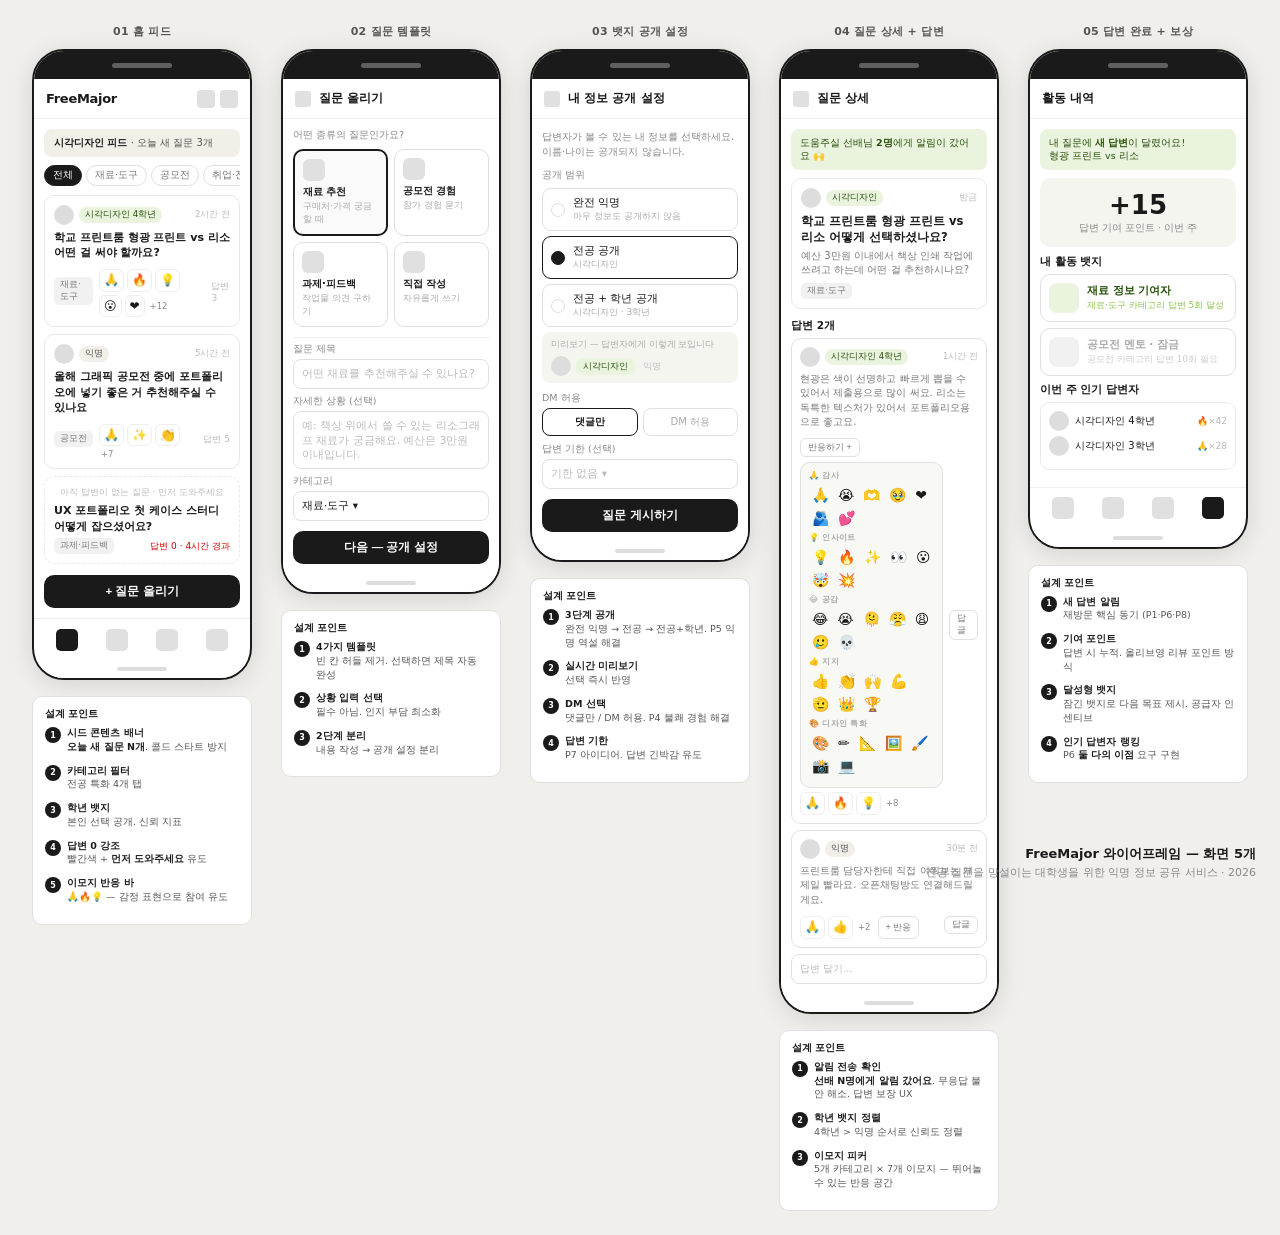
<file: index.html>
<!DOCTYPE html>
<html lang="ko">
<head>
<meta charset="UTF-8">
<title>FreeMajor 와이어프레임 — 화면 5개</title>
<style>
*{box-sizing:border-box;margin:0;padding:0;}
body{font-family:'Apple SD Gothic Neo','Pretendard',system-ui,sans-serif;background:#F0EFEB;padding:24px 32px;color:#1A1A1A;}
h1{font-size:20px;font-weight:600;margin-bottom:6px;color:#1A1A1A;}
.sub{font-size:12px;color:#888;margin-bottom:28px;}
.stage{display:flex;align-items:flex-start;justify-content:space-between;}
.col{display:flex;flex-direction:column;align-items:center;gap:10px;flex-shrink:0;}
.col-label{font-size:11px;font-weight:600;color:#555;letter-spacing:.3px;}
/* phone */
.phone{width:220px;border:2.5px solid #1A1A1A;border-radius:32px;background:#fff;overflow:hidden;box-shadow:0 4px 24px rgba(0,0,0,.12);}
.statusbar{height:28px;background:#1A1A1A;display:flex;align-items:center;justify-content:center;}
.statusbar-pill{width:60px;height:5px;border-radius:3px;background:rgba(255,255,255,.3);}
.homeind{height:18px;background:#fff;display:flex;align-items:center;justify-content:center;}
.homeind-bar{width:50px;height:4px;border-radius:2px;background:#ddd;}
/* nav bar */
.pnav{height:40px;border-bottom:1px solid #eee;display:flex;align-items:center;padding:0 12px;gap:8px;}
.pnav-logo{font-size:13px;font-weight:700;color:#1A1A1A;letter-spacing:-.3px;}
.pnav-title{font-size:12px;font-weight:600;color:#1A1A1A;}
.pnav-back{width:16px;height:16px;border-radius:3px;background:#e0e0e0;}
.pnav-r{margin-left:auto;display:flex;gap:5px;}
.pnav-icon{width:18px;height:18px;border-radius:4px;background:#e0e0e0;}
.pbody{padding:10px;background:#fff;}
/* elements */
.seed{background:#F1EFE8;border-radius:8px;padding:7px 10px;margin-bottom:8px;font-size:10px;color:#555;}
.seed b{color:#1A1A1A;font-weight:600;}
.tags{display:flex;gap:4px;margin-bottom:9px;overflow-x:auto;}
.tag{font-size:9.5px;padding:3px 8px;border-radius:12px;border:1px solid #ddd;color:#777;white-space:nowrap;flex-shrink:0;}
.tag.on{background:#1A1A1A;color:#fff;border-color:#1A1A1A;}
.card{background:#fff;border:1px solid #E8E8E8;border-radius:10px;padding:9px;margin-bottom:7px;}
.card-top{display:flex;align-items:center;gap:5px;margin-bottom:5px;}
.avatar{width:20px;height:20px;border-radius:50%;background:#ddd;flex-shrink:0;}
.badge{font-size:8.5px;padding:2px 6px;border-radius:8px;background:#EAF3DE;color:#27500A;}
.timestamp{font-size:8.5px;color:#bbb;margin-left:auto;}
.card-title{font-size:11px;font-weight:600;color:#1A1A1A;margin-bottom:4px;line-height:1.4;}
.card-body{font-size:10px;color:#777;line-height:1.45;margin-bottom:5px;}
.card-bot{display:flex;align-items:center;gap:6px;}
.cat{font-size:8.5px;padding:2px 6px;border-radius:5px;background:#F1F1F1;color:#777;}
.helpbtn{font-size:8.5px;padding:2px 7px;border-radius:6px;border:1px solid #e0e0e0;color:#777;}
.emoji-bar{display:flex;gap:3px;flex-wrap:wrap;margin-top:4px;}
.emoji-btn{font-size:12px;padding:2px 4px;border-radius:6px;border:1px solid #eee;background:#fff;cursor:pointer;line-height:1.4;}
.emoji-btn:hover{background:#F5F5F0;}
.emoji-count{font-size:8.5px;color:#888;align-self:center;margin-left:2px;}
.emoji-picker{background:#F8F8F5;border:1px solid #e0e0e0;border-radius:10px;padding:7px 8px;margin-top:5px;}
.emoji-cat{font-size:8px;color:#aaa;margin-bottom:4px;font-weight:600;letter-spacing:.3px;}
.emoji-row{display:flex;flex-wrap:wrap;gap:3px;margin-bottom:4px;}
.epick{font-size:14px;padding:2px 3px;border-radius:5px;cursor:pointer;border:none;background:transparent;}
.epick:hover{background:#E8E8E4;}
.pick-open{font-size:9px;padding:2px 7px;border-radius:6px;border:1px solid #e0e0e0;color:#777;background:#fff;cursor:pointer;}

.repcount{font-size:9px;color:#bbb;margin-left:auto;}
.noanswer{border-style:dashed!important;}
.noanswer-hint{font-size:9px;color:#bbb;text-align:center;margin-bottom:4px;}
.no-rep{font-size:9px;color:#C00;margin-left:auto;}
.writebtn{width:100%;padding:9px;background:#1A1A1A;color:#fff;border:none;border-radius:10px;font-size:11.5px;font-weight:600;margin-top:4px;}
/* bottom nav */
.botnav{height:42px;border-top:1px solid #eee;display:flex;align-items:center;justify-content:space-around;padding:0 8px;}
.boticon{width:22px;height:22px;border-radius:5px;background:#e0e0e0;}
.boticon.on{background:#1A1A1A;}
/* templates */
.tmpl-grid{display:grid;grid-template-columns:1fr 1fr;gap:6px;margin-bottom:10px;}
.tmpl{border:1px solid #ddd;border-radius:10px;padding:8px;cursor:pointer;}
.tmpl.sel{border-color:#1A1A1A;border-width:2px;background:#FAFAFA;}
.tmpl-ico{width:22px;height:22px;border-radius:6px;background:#e0e0e0;margin-bottom:4px;}
.tmpl-label{font-size:10px;font-weight:600;color:#1A1A1A;margin-bottom:1px;}
.tmpl-desc{font-size:9px;color:#aaa;}
.form-lbl{font-size:9.5px;color:#888;margin-bottom:3px;}
.form-box{width:100%;border:1px solid #e0e0e0;border-radius:8px;padding:6px 8px;font-size:10.5px;color:#bbb;background:#fff;min-height:46px;line-height:1.4;margin-bottom:6px;}
.form-inp{width:100%;border:1px solid #e0e0e0;border-radius:8px;padding:6px 8px;font-size:10.5px;color:#1A1A1A;background:#fff;height:30px;margin-bottom:6px;display:flex;align-items:center;}
/* badge screen */
.badge-opt{display:flex;align-items:center;gap:8px;padding:7px 8px;border:1px solid #e0e0e0;border-radius:9px;margin-bottom:5px;}
.badge-opt.sel{border-color:#1A1A1A;border-width:1.5px;}
.radio{width:14px;height:14px;border-radius:50%;border:1.5px solid #ddd;flex-shrink:0;}
.radio.sel{background:#1A1A1A;border-color:#1A1A1A;}
.opt-tx{font-size:10.5px;color:#1A1A1A;}
.opt-sub{font-size:9px;color:#aaa;}
.preview{background:#F5F5F0;border-radius:8px;padding:7px 9px;margin-bottom:9px;}
.preview-lbl{font-size:8.5px;color:#aaa;margin-bottom:4px;}
.preview-pill{display:inline-block;font-size:9px;padding:2px 7px;border-radius:7px;background:#EAF3DE;color:#27500A;margin-right:3px;}
.dm-row{display:flex;gap:5px;margin-bottom:7px;}
.dm-btn{flex:1;padding:6px;border:1px solid #e0e0e0;border-radius:8px;text-align:center;font-size:10px;color:#aaa;}
.dm-btn.sel{border-color:#1A1A1A;border-width:1.5px;color:#1A1A1A;font-weight:600;}
/* answer screen */
.noti{background:#EAF3DE;border-radius:8px;padding:7px 9px;margin-bottom:8px;font-size:9.5px;color:#27500A;line-height:1.4;}
.ans{border:1px solid #e0e0e0;border-radius:10px;padding:8px;margin-bottom:6px;}
.ans-top{display:flex;align-items:center;gap:5px;margin-bottom:5px;}
.helpbtn.done{background:#EAF3DE;color:#27500A;border-color:#97C459;}
.ans-inp{width:100%;border:1px solid #e0e0e0;border-radius:8px;padding:6px 8px;font-size:10px;color:#bbb;height:30px;margin-top:4px;display:flex;align-items:center;}
/* reward screen */
.reward-box{background:#F5F5F0;border-radius:10px;padding:12px;margin-bottom:8px;text-align:center;}
.reward-num{font-size:26px;font-weight:700;color:#1A1A1A;}
.reward-lbl{font-size:9.5px;color:#888;margin-top:2px;}
.badge-card{border:1px solid #e0e0e0;border-radius:10px;padding:8px;margin-bottom:6px;display:flex;align-items:center;gap:8px;}
.badge-ico{width:30px;height:30px;border-radius:8px;background:#EAF3DE;flex-shrink:0;}
.badge-ico.lock{background:#F1F1F1;}
.badge-name{font-size:10.5px;font-weight:600;color:#27500A;margin-bottom:1px;}
.badge-name.lock{color:#aaa;}
.badge-sub{font-size:9px;color:#8BC34A;}
.badge-sub.lock{color:#ccc;}
.rank-row{display:flex;align-items:center;gap:6px;margin-bottom:5px;}
.sect-title{font-size:10.5px;font-weight:600;color:#1A1A1A;margin:7px 0 5px;}
.rank-score{font-size:9px;color:#bbb;margin-left:auto;}
/* annotation */
.anno{margin-top:6px;background:#fff;border:1px solid #E0E0E0;border-radius:10px;padding:10px 12px;width:220px;}
.anno-title{font-size:10px;font-weight:700;color:#1A1A1A;margin-bottom:5px;}
.anno-item{display:flex;gap:6px;align-items:flex-start;margin-bottom:10px;}
.anno-num{width:16px;height:16px;border-radius:50%;background:#1A1A1A;color:#fff;font-size:8px;font-weight:700;display:flex;align-items:center;justify-content:center;flex-shrink:0;margin-top:1px;}
.anno-text{font-size:9.5px;color:#555;line-height:1.45;}
.anno-text b{color:#1A1A1A;}
.divider{height:1px;background:#eee;margin:5px 0;}
</style>
</head>
<body>


<div class="stage">

<!-- 01 홈 피드 -->
<div class="col">
  <div class="col-label">01 홈 피드</div>
  <div class="phone">
    <div class="statusbar"><div class="statusbar-pill"></div></div>
    <div class="pnav">
      <span class="pnav-logo">FreeMajor</span>
      <div class="pnav-r"><div class="pnav-icon"></div><div class="pnav-icon"></div></div>
    </div>
    <div class="pbody">
      <div class="seed"><b>시각디자인 피드</b> · 오늘 새 질문 3개</div>
      <div class="tags">
        <div class="tag on">전체</div>
        <div class="tag">재료·도구</div>
        <div class="tag">공모전</div>
        <div class="tag">취업·진로</div>
        <div class="tag">과제·피드백</div>
      </div>
      <div class="card">
        <div class="card-top">
          <div class="avatar"></div>
          <span class="badge">시각디자인 4학년</span>
          <span class="timestamp">2시간 전</span>
        </div>
        <div class="card-title">학교 프린트룸 형광 프린트 vs 리소 어떤 걸 써야 할까요?</div>
        <div class="card-bot">
          <span class="cat">재료·도구</span>
          <div class="emoji-bar"><span class="emoji-btn">🙏</span><span class="emoji-btn">🔥</span><span class="emoji-btn">💡</span><span class="emoji-btn">😮</span><span class="emoji-btn">❤️</span><span class="emoji-count">+12</span></div>
          <span class="repcount">답변 3</span>
        </div>
      </div>
      <div class="card">
        <div class="card-top">
          <div class="avatar"></div>
          <span class="badge" style="background:#F1EFE8;color:#555;">익명</span>
          <span class="timestamp">5시간 전</span>
        </div>
        <div class="card-title">올해 그래픽 공모전 중에 포트폴리오에 넣기 좋은 거 추천해주실 수 있나요</div>
        <div class="card-bot">
          <span class="cat">공모전</span>
          <div class="emoji-bar"><span class="emoji-btn">🙏</span><span class="emoji-btn">✨</span><span class="emoji-btn">👏</span><span class="emoji-count">+7</span></div>
          <span class="repcount">답변 5</span>
        </div>
      </div>
      <div class="card noanswer">
        <div class="noanswer-hint">아직 답변이 없는 질문 · 먼저 도와주세요</div>
        <div class="card-title">UX 포트폴리오 첫 케이스 스터디 어떻게 잡으셨어요?</div>
        <div class="card-bot">
          <span class="cat">과제·피드백</span>
          <span class="no-rep">답변 0 · 4시간 경과</span>
        </div>
      </div>
      <button class="writebtn">+ 질문 올리기</button>
    </div>
    <div class="botnav">
      <div class="boticon on"></div>
      <div class="boticon"></div>
      <div class="boticon"></div>
      <div class="boticon"></div>
    </div>
    <div class="homeind"><div class="homeind-bar"></div></div>
  </div>
  <div class="anno">
    <div class="anno-title">설계 포인트</div>
    <div class="anno-item"><div class="anno-num">1</div><div class="anno-text"><b>시드 콘텐츠 배너</b><br><b>오늘 새 질문 N개</b>. 콜드 스타트 방지</div></div>
    <div class="anno-item"><div class="anno-num">2</div><div class="anno-text"><b>카테고리 필터</b><br>전공 특화 4개 탭</div></div>
    <div class="anno-item"><div class="anno-num">3</div><div class="anno-text"><b>학년 뱃지</b><br>본인 선택 공개. 신뢰 지표</div></div>
    <div class="anno-item"><div class="anno-num">4</div><div class="anno-text"><b>답변 0 강조</b><br>빨간색 + <b>먼저 도와주세요</b> 유도</div></div>
    <div class="anno-item"><div class="anno-num">5</div><div class="anno-text"><b>이모지 반응 바</b><br>🙏🔥💡 — 감정 표현으로 참여 유도</div></div>
  </div>
</div>

<!-- 02 질문 템플릿 -->
<div class="col">
  <div class="col-label">02 질문 템플릿</div>
  <div class="phone">
    <div class="statusbar"><div class="statusbar-pill"></div></div>
    <div class="pnav">
      <div class="pnav-back"></div>
      <span class="pnav-title">질문 올리기</span>
    </div>
    <div class="pbody">
      <div class="form-lbl" style="margin-bottom:7px;">어떤 종류의 질문인가요?</div>
      <div class="tmpl-grid">
        <div class="tmpl sel">
          <div class="tmpl-ico"></div>
          <div class="tmpl-label">재료 추천</div>
          <div class="tmpl-desc">구매처·가격 궁금할 때</div>
        </div>
        <div class="tmpl">
          <div class="tmpl-ico"></div>
          <div class="tmpl-label">공모전 경험</div>
          <div class="tmpl-desc">참가 경험 묻기</div>
        </div>
        <div class="tmpl">
          <div class="tmpl-ico"></div>
          <div class="tmpl-label">과제·피드백</div>
          <div class="tmpl-desc">작업물 의견 구하기</div>
        </div>
        <div class="tmpl">
          <div class="tmpl-ico"></div>
          <div class="tmpl-label">직접 작성</div>
          <div class="tmpl-desc">자유롭게 쓰기</div>
        </div>
      </div>
      <div class="divider"></div>
      <div class="form-lbl">질문 제목</div>
      <div class="form-inp" style="color:#bbb;">어떤 재료를 추천해주실 수 있나요?</div>
      <div class="form-lbl">자세한 상황 (선택)</div>
      <div class="form-box">예: 책상 위에서 쓸 수 있는 리소그래프 재료가 궁금해요. 예산은 3만원 이내입니다.</div>
      <div class="form-lbl">카테고리</div>
      <div class="form-inp">재료·도구 ▾</div>
      <button class="writebtn">다음 — 공개 설정</button>
    </div>
    <div class="homeind"><div class="homeind-bar"></div></div>
  </div>
  <div class="anno">
    <div class="anno-title">설계 포인트</div>
    <div class="anno-item"><div class="anno-num">1</div><div class="anno-text"><b>4가지 템플릿</b><br>빈 칸 허들 제거. 선택하면 제목 자동 완성</div></div>
    <div class="anno-item"><div class="anno-num">2</div><div class="anno-text"><b>상황 입력 선택</b><br>필수 아님. 인지 부담 최소화</div></div>
    <div class="anno-item"><div class="anno-num">3</div><div class="anno-text"><b>2단계 분리</b><br>내용 작성 → 공개 설정 분리</div></div>
  </div>
</div>

<!-- 03 뱃지 공개 설정 -->
<div class="col">
  <div class="col-label">03 뱃지 공개 설정</div>
  <div class="phone">
    <div class="statusbar"><div class="statusbar-pill"></div></div>
    <div class="pnav">
      <div class="pnav-back"></div>
      <span class="pnav-title">내 정보 공개 설정</span>
    </div>
    <div class="pbody">
      <div style="font-size:10px;color:#888;margin-bottom:10px;line-height:1.5;">답변자가 볼 수 있는 내 정보를 선택하세요.<br>이름·나이는 공개되지 않습니다.</div>
      <div class="form-lbl" style="margin-bottom:6px;">공개 범위</div>
      <div class="badge-opt">
        <div class="radio"></div>
        <div><div class="opt-tx">완전 익명</div><div class="opt-sub">아무 정보도 공개하지 않음</div></div>
      </div>
      <div class="badge-opt sel">
        <div class="radio sel"></div>
        <div><div class="opt-tx">전공 공개</div><div class="opt-sub">시각디자인</div></div>
      </div>
      <div class="badge-opt">
        <div class="radio"></div>
        <div><div class="opt-tx">전공 + 학년 공개</div><div class="opt-sub">시각디자인 · 3학년</div></div>
      </div>
      <div class="preview">
        <div class="preview-lbl">미리보기 — 답변자에게 이렇게 보입니다</div>
        <div style="display:flex;align-items:center;gap:5px;margin-top:5px;">
          <div class="avatar"></div>
          <span class="preview-pill">시각디자인</span>
          <span style="font-size:9px;color:#bbb;">익명</span>
        </div>
      </div>
      <div class="form-lbl">DM 허용</div>
      <div class="dm-row">
        <div class="dm-btn sel">댓글만</div>
        <div class="dm-btn">DM 허용</div>
      </div>
      <div class="form-lbl">답변 기한 (선택)</div>
      <div class="form-inp" style="color:#bbb;">기한 없음 ▾</div>
      <button class="writebtn">질문 게시하기</button>
    </div>
    <div class="homeind"><div class="homeind-bar"></div></div>
  </div>
  <div class="anno">
    <div class="anno-title">설계 포인트</div>
    <div class="anno-item"><div class="anno-num">1</div><div class="anno-text"><b>3단계 공개</b><br>완전 익명 → 전공 → 전공+학년. P5 익명 역설 해결</div></div>
    <div class="anno-item"><div class="anno-num">2</div><div class="anno-text"><b>실시간 미리보기</b><br>선택 즉시 반영</div></div>
    <div class="anno-item"><div class="anno-num">3</div><div class="anno-text"><b>DM 선택</b><br>댓글만 / DM 허용. P4 불쾌 경험 해결</div></div>
    <div class="anno-item"><div class="anno-num">4</div><div class="anno-text"><b>답변 기한</b><br>P7 아이디어. 답변 긴박감 유도</div></div>
  </div>
</div>

<!-- 04 질문 상세 + 답변 -->
<div class="col">
  <div class="col-label">04 질문 상세 + 답변</div>
  <div class="phone">
    <div class="statusbar"><div class="statusbar-pill"></div></div>
    <div class="pnav">
      <div class="pnav-back"></div>
      <span class="pnav-title">질문 상세</span>
    </div>
    <div class="pbody">
      <div class="noti">도움주실 선배님 <b>2명</b>에게 알림이 갔어요 🙌</div>
      <div class="card" style="margin-bottom:10px;">
        <div class="card-top">
          <div class="avatar"></div>
          <span class="badge">시각디자인</span>
          <span class="timestamp">방금</span>
        </div>
        <div class="card-title" style="font-size:11.5px;">학교 프린트룸 형광 프린트 vs 리소 어떻게 선택하셨나요?</div>
        <div class="card-body">예산 3만원 이내에서 책상 인쇄 작업에 쓰려고 하는데 어떤 걸 추천하시나요?</div>
        <div class="card-bot"><span class="cat">재료·도구</span></div>
      </div>
      <div style="font-size:10.5px;font-weight:600;margin-bottom:5px;">답변 2개</div>
      <div class="ans">
        <div class="ans-top">
          <div class="avatar"></div>
          <span class="badge">시각디자인 4학년</span>
          <span class="timestamp">1시간 전</span>
        </div>
        <div class="card-body">현광은 색이 선명하고 빠르게 뽑을 수 있어서 제출용으로 많이 써요. 리소는 독특한 텍스처가 있어서 포트폴리오용으로 좋고요.</div>
        <div class="card-bot">
          <div>
              <button class="pick-open">반응하기 +</button>
              <div class="emoji-picker">
                <div class="emoji-cat">🙏 감사</div>
                <div class="emoji-row"><span class="epick">🙏</span><span class="epick">😭</span><span class="epick">🫶</span><span class="epick">🥹</span><span class="epick">❤️</span><span class="epick">🫂</span><span class="epick">💕</span></div>
                <div class="emoji-cat">💡 인사이트</div>
                <div class="emoji-row"><span class="epick">💡</span><span class="epick">🔥</span><span class="epick">✨</span><span class="epick">👀</span><span class="epick">😮</span><span class="epick">🤯</span><span class="epick">💥</span></div>
                <div class="emoji-cat">😂 공감</div>
                <div class="emoji-row"><span class="epick">😂</span><span class="epick">😭</span><span class="epick">🫠</span><span class="epick">😤</span><span class="epick">😩</span><span class="epick">🥲</span><span class="epick">💀</span></div>
                <div class="emoji-cat">👍 지지</div>
                <div class="emoji-row"><span class="epick">👍</span><span class="epick">👏</span><span class="epick">🙌</span><span class="epick">💪</span><span class="epick">🫡</span><span class="epick">👑</span><span class="epick">🏆</span></div>
                <div class="emoji-cat">🎨 디자인 특화</div>
                <div class="emoji-row"><span class="epick">🎨</span><span class="epick">✏️</span><span class="epick">📐</span><span class="epick">🖼️</span><span class="epick">🖌️</span><span class="epick">📸</span><span class="epick">💻</span></div>
              </div>
              <div class="emoji-bar" style="margin-top:4px;"><span class="emoji-btn">🙏</span><span class="emoji-btn">🔥</span><span class="emoji-btn">💡</span><span class="emoji-count">+8</span></div>
            </div>
          <span class="helpbtn" style="margin-left:auto;">답글</span>
        </div>
      </div>
      <div class="ans">
        <div class="ans-top">
          <div class="avatar"></div>
          <span class="badge" style="background:#F1EFE8;color:#555;">익명</span>
          <span class="timestamp">30분 전</span>
        </div>
        <div class="card-body">프린트룸 담당자한테 직접 여쭤보는 게 제일 빨라요. 오픈채팅방도 연결해드릴게요.</div>
        <div class="card-bot">
          <div class="emoji-bar"><span class="emoji-btn">🙏</span><span class="emoji-btn">👍</span><span class="emoji-count">+2</span><button class="pick-open" style="margin-left:4px;">+ 반응</button></div>
          <span class="helpbtn" style="margin-left:auto;">답글</span>
        </div>
      </div>
      <div class="ans-inp">답변 달기...</div>
    </div>
    <div class="homeind"><div class="homeind-bar"></div></div>
  </div>
  <div class="anno">
    <div class="anno-title">설계 포인트</div>
    <div class="anno-item"><div class="anno-num">1</div><div class="anno-text"><b>알림 전송 확인</b><br><b>선배 N명에게 알림 갔어요</b>. 무응답 불안 해소. 답변 보장 UX</div></div>
    <div class="anno-item"><div class="anno-num">2</div><div class="anno-text"><b>학년 뱃지 정렬</b><br>4학년 > 익명 순서로 신뢰도 정렬</div></div>
    <div class="anno-item"><div class="anno-num">3</div><div class="anno-text"><b>이모지 피커</b><br>5개 카테고리 × 7개 이모지 — 뛰어놀 수 있는 반응 공간</div></div>
  </div>
</div>

<!-- 05 답변 완료 + 보상 -->
<div class="col">
  <div class="col-label">05 답변 완료 + 보상</div>
  <div class="phone">
    <div class="statusbar"><div class="statusbar-pill"></div></div>
    <div class="pnav">
      <span class="pnav-title">활동 내역</span>
    </div>
    <div class="pbody">
      <div class="noti">내 질문에 <b>새 답변</b>이 달렸어요!<br>형광 프린트 vs 리소</div>
      <div class="reward-box">
        <div class="reward-num">+15</div>
        <div class="reward-lbl">답변 기여 포인트 · 이번 주</div>
      </div>
      <div class="sect-title">내 활동 뱃지</div>
      <div class="badge-card">
        <div class="badge-ico"></div>
        <div>
          <div class="badge-name">재료 정보 기여자</div>
          <div class="badge-sub">재료·도구 카테고리 답변 5회 달성</div>
        </div>
      </div>
      <div class="badge-card">
        <div class="badge-ico lock"></div>
        <div>
          <div class="badge-name lock">공모전 멘토 · 잠금</div>
          <div class="badge-sub lock">공모전 카테고리 답변 10회 필요</div>
        </div>
      </div>
      <div class="sect-title">이번 주 인기 답변자</div>
      <div class="card" style="padding:8px;">
        <div class="rank-row">
          <div class="avatar"></div>
          <span style="font-size:10px;color:#1A1A1A;">시각디자인 4학년</span>
          <span class="rank-score">🔥×42</span>
        </div>
        <div class="rank-row">
          <div class="avatar"></div>
          <span style="font-size:10px;color:#1A1A1A;">시각디자인 3학년</span>
          <span class="rank-score">🙏×28</span>
        </div>
      </div>
    </div>
    <div class="botnav">
      <div class="boticon"></div>
      <div class="boticon"></div>
      <div class="boticon"></div>
      <div class="boticon on"></div>
    </div>
    <div class="homeind"><div class="homeind-bar"></div></div>
  </div>
  <div class="anno">
    <div class="anno-title">설계 포인트</div>
    <div class="anno-item"><div class="anno-num">1</div><div class="anno-text"><b>새 답변 알림</b><br>재방문 핵심 동기 (P1·P6·P8)</div></div>
    <div class="anno-item"><div class="anno-num">2</div><div class="anno-text"><b>기여 포인트</b><br>답변 시 누적. 올리브영 리뷰 포인트 방식</div></div>
    <div class="anno-item"><div class="anno-num">3</div><div class="anno-text"><b>달성형 뱃지</b><br>잠긴 뱃지로 다음 목표 제시. 공급자 인센티브</div></div>
    <div class="anno-item"><div class="anno-num">4</div><div class="anno-text"><b>인기 답변자 랭킹</b><br>P6 <b>둘 다의 이점</b> 요구 구현</div></div>
  </div>
</div>

</div>
<div style="position:fixed;bottom:20px;right:24px;text-align:right;pointer-events:none;">
  <div style="font-size:13px;font-weight:600;color:#1A1A1A;margin-bottom:2px;">FreeMajor 와이어프레임 — 화면 5개</div>
  <div style="font-size:11px;color:#888;">전공 질문을 망설이는 대학생을 위한 익명 정보 공유 서비스 · 2026</div>
</div>
</body>
</html>
</file>
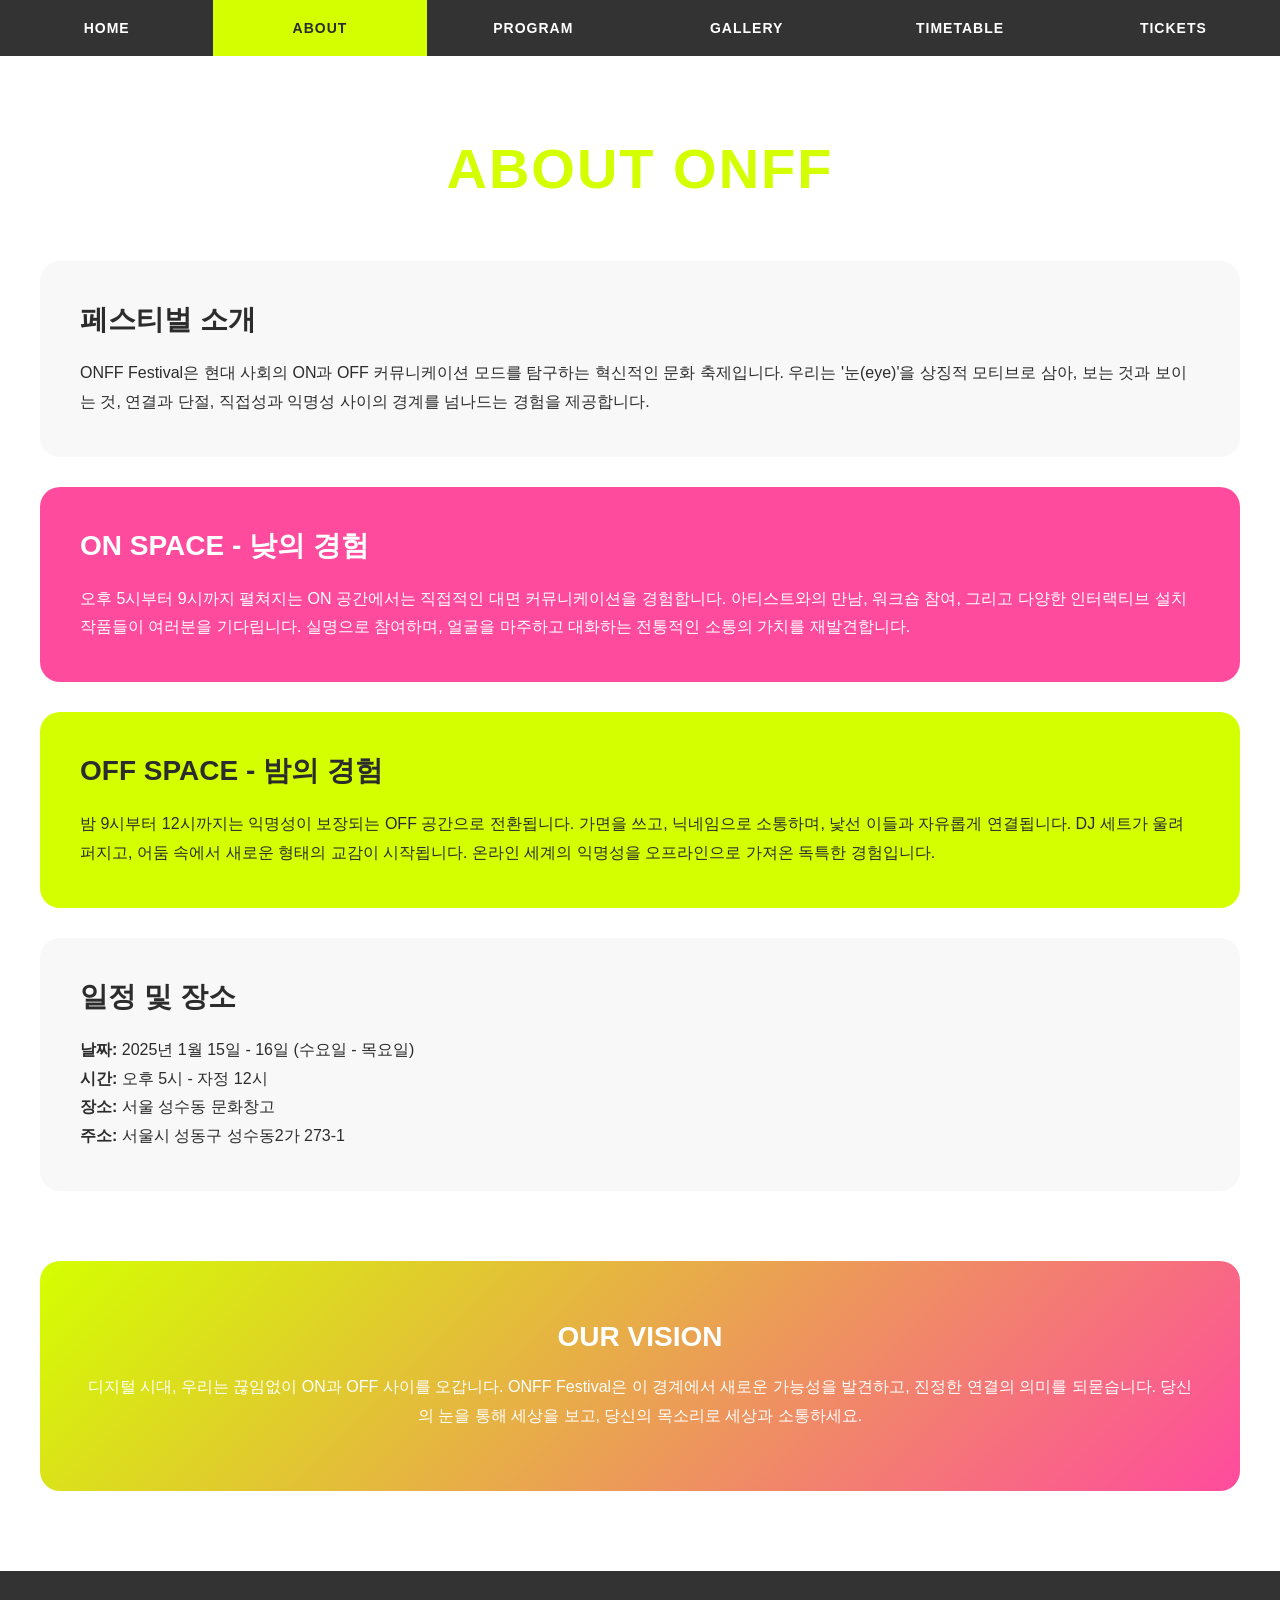
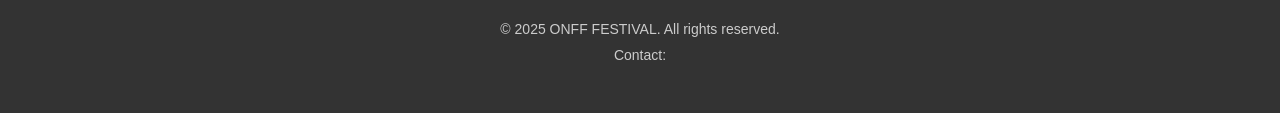
<file: about.html>
<!DOCTYPE html>
<html lang="ko">
<head>
    <meta charset="UTF-8">
    <meta name="viewport" content="width=1200, user-scalable=yes">
    <title>ABOUT - 2025 ONFF FESTIVAL</title>
    <link rel="stylesheet" href="styles.css">
</head>
<body>
    <!-- Navigation Bar -->
    <nav class="navbar">
        <div class="nav-container">
            <ul class="nav-menu">
                <li><a href="index.html" class="nav-link">HOME</a></li>
                <li><a href="about.html" class="nav-link active">ABOUT</a></li>
                <li><a href="lineup.html" class="nav-link">PROGRAM</a></li>
                <li><a href="gallery.html" class="nav-link">GALLERY</a></li>
                <li><a href="timetable.html" class="nav-link">TIMETABLE</a></li>
                <li><a href="tickets.html" class="nav-link">TICKETS</a></li>
            </ul>
        </div>
    </nav>

    <!-- About Section -->
    <section class="content-section">
        <div class="content-container">
            <h1 class="page-title">ABOUT ONFF</h1>
            
            <div class="about-content">
                <div class="about-box">
                    <h2 class="section-subtitle">페스티벌 소개</h2>
                    <p class="section-text">
                        ONFF Festival은 현대 사회의 ON과 OFF 커뮤니케이션 모드를 탐구하는 혁신적인 문화 축제입니다. 
                        우리는 '눈(eye)'을 상징적 모티브로 삼아, 보는 것과 보이는 것, 연결과 단절, 
                        직접성과 익명성 사이의 경계를 넘나드는 경험을 제공합니다.
                    </p>
                </div>

                <div class="about-box pink-box">
                    <h2 class="section-subtitle">ON SPACE - 낮의 경험</h2>
                    <p class="section-text">
                        오후 5시부터 9시까지 펼쳐지는 ON 공간에서는 직접적인 대면 커뮤니케이션을 경험합니다. 
                        아티스트와의 만남, 워크숍 참여, 그리고 다양한 인터랙티브 설치 작품들이 여러분을 기다립니다. 
                        실명으로 참여하며, 얼굴을 마주하고 대화하는 전통적인 소통의 가치를 재발견합니다.
                    </p>
                </div>

                <div class="about-box lime-box">
                    <h2 class="section-subtitle">OFF SPACE - 밤의 경험</h2>
                    <p class="section-text">
                        밤 9시부터 12시까지는 익명성이 보장되는 OFF 공간으로 전환됩니다. 
                        가면을 쓰고, 닉네임으로 소통하며, 낯선 이들과 자유롭게 연결됩니다. 
                        DJ 세트가 울려 퍼지고, 어둠 속에서 새로운 형태의 교감이 시작됩니다. 
                        온라인 세계의 익명성을 오프라인으로 가져온 독특한 경험입니다.
                    </p>
                </div>

                <div class="about-box">
                    <h2 class="section-subtitle">일정 및 장소</h2>
                    <p class="section-text">
                        <strong>날짜:</strong> 2025년 1월 15일 - 16일 (수요일 - 목요일)<br>
                        <strong>시간:</strong> 오후 5시 - 자정 12시<br>
                        <strong>장소:</strong> 서울 성수동 문화창고<br>
                        <strong>주소:</strong> 서울시 성동구 성수동2가 273-1
                    </p>
                </div>

                <div class="about-vision">
                    <h2 class="section-subtitle">OUR VISION</h2>
                    <p class="section-text">
                        디지털 시대, 우리는 끊임없이 ON과 OFF 사이를 오갑니다. 
                        ONFF Festival은 이 경계에서 새로운 가능성을 발견하고, 
                        진정한 연결의 의미를 되묻습니다. 당신의 눈을 통해 세상을 보고, 
                        당신의 목소리로 세상과 소통하세요.
                    </p>
                </div>
            </div>
        </div>
    </section>

    <footer class="footer">
        <div class="footer-content">
            <p>&copy; 2025 ONFF FESTIVAL. All rights reserved.</p>
            <p>Contact: <a href="/cdn-cgi/l/email-protection" class="__cf_email__" data-cfemail="fc95929a93bc93929a9ad19a998
</file>
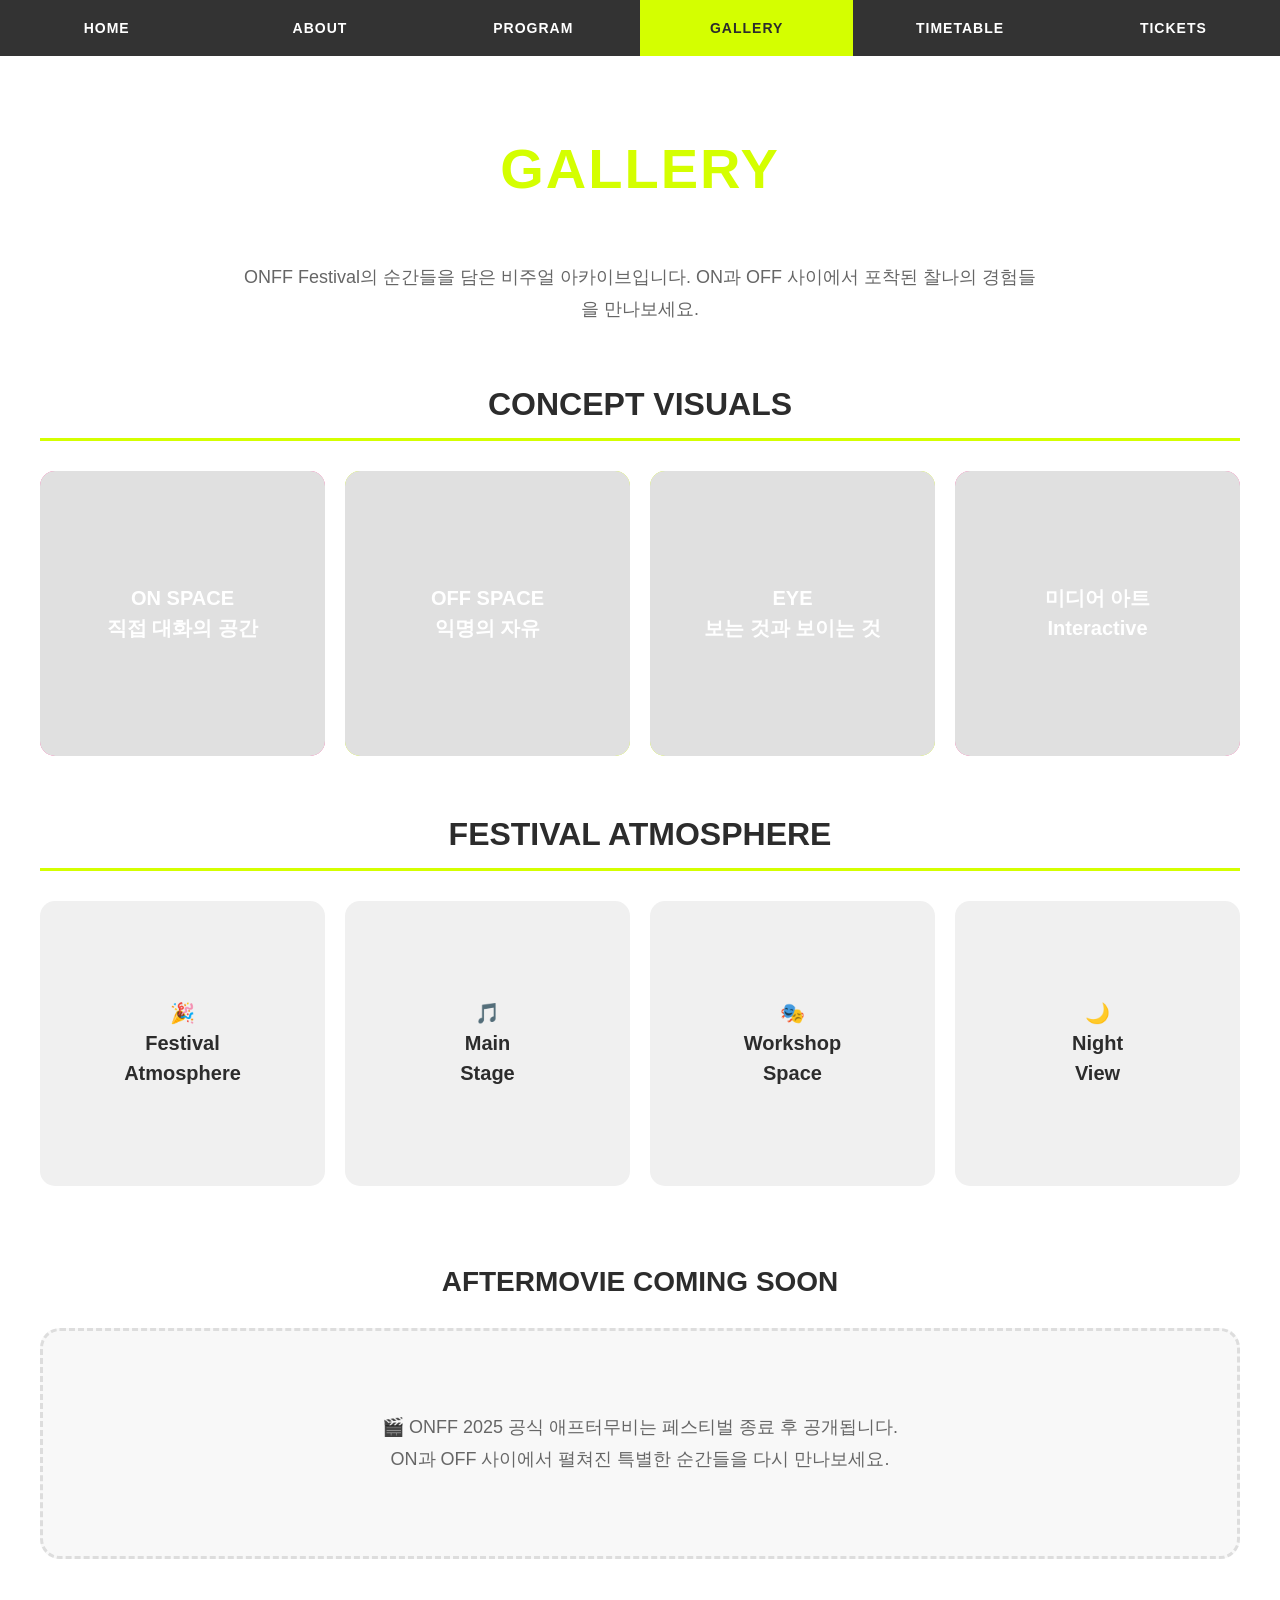
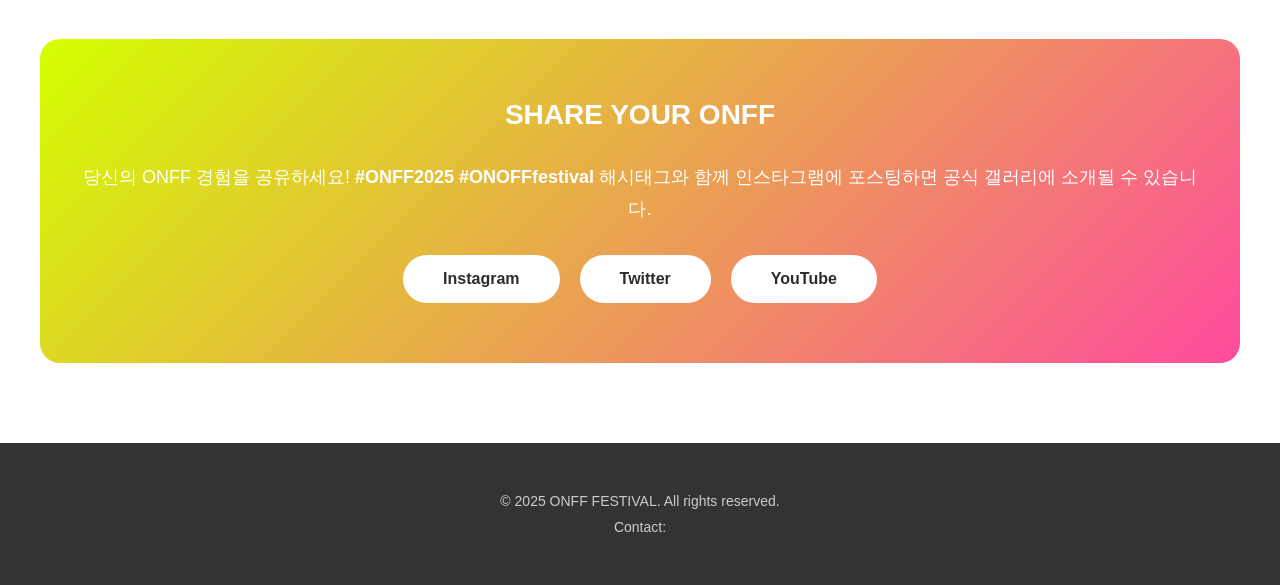
<file: gallery.html>
<!DOCTYPE html>
<html lang="ko">
<head>
    <meta charset="UTF-8">
    <meta name="viewport" content="width=1200, user-scalable=yes">
    <title>GALLERY - 2025 ONFF FESTIVAL</title>
    <link rel="stylesheet" href="styles.css">
</head>
<body>
    <!-- Navigation Bar -->
    <nav class="navbar">
        <div class="nav-container">
            <ul class="nav-menu">
                <li><a href="index.html" class="nav-link">HOME</a></li>
                <li><a href="about.html" class="nav-link">ABOUT</a></li>
                <li><a href="lineup.html" class="nav-link">PROGRAM</a></li>
                <li><a href="gallery.html" class="nav-link active">GALLERY</a></li>
                <li><a href="timetable.html" class="nav-link">TIMETABLE</a></li>
                <li><a href="tickets.html" class="nav-link">TICKETS</a></li>
            </ul>
        </div>
    </nav>
            </ul>
        </div>
    </nav>

    <!-- Gallery Section -->
    <section class="content-section">
        <div class="content-container">
            <h1 class="page-title">GALLERY</h1>
            
            <div class="gallery-intro">
                <p class="intro-text">
                    ONFF Festival의 순간들을 담은 비주얼 아카이브입니다. 
                    ON과 OFF 사이에서 포착된 찰나의 경험들을 만나보세요.
                </p>
            </div>

            <div class="gallery-section-title">
                <h2>CONCEPT VISUALS</h2>
            </div>

            <div class="gallery-grid">
                <div class="gallery-item pink-bg">
                    <div class="gallery-placeholder">
                        <div class="gallery-text">ON SPACE<br/>직접 대화의 공간</div>
                    </div>
                </div>

                <div class="gallery-item lime-bg">
                    <div class="gallery-placeholder">
                        <div class="gallery-text">OFF SPACE<br/>익명의 자유</div>
                    </div>
                </div>

                <div class="gallery-item lime-bg">
                    <div class="gallery-placeholder">
                        <div class="gallery-text">EYE<br/>보는 것과 보이는 것</div>
                    </div>
                </div>

                <div class="gallery-item pink-bg">
                    <div class="gallery-placeholder">
                        <div class="gallery-text">미디어 아트<br/>Interactive</div>
                    </div>
                </div>
            </div>

            <div class="gallery-section-title">
                <h2>FESTIVAL ATMOSPHERE</h2>
            </div>

            <div class="gallery-grid">
                <div class="gallery-item">
                    <div class="gallery-placeholder gray-bg">
                        <div class="gallery-text-dark">🎉<br/>Festival<br/>Atmosphere</div>
                    </div>
                </div>

                <div class="gallery-item">
                    <div class="gallery-placeholder gray-bg">
                        <div class="gallery-text-dark">🎵<br/>Main<br/>Stage</div>
                    </div>
                </div>

                <div class="gallery-item">
                    <div class="gallery-placeholder gray-bg">
                        <div class="gallery-text-dark">🎭<br/>Workshop<br/>Space</div>
                    </div>
                </div>

                <div class="gallery-item">
                    <div class="gallery-placeholder gray-bg">
                        <div class="gallery-text-dark">🌙<br/>Night<br/>View</div>
                    </div>
                </div>
            </div>

            <div class="video-section">
                <h2 class="section-subtitle">AFTERMOVIE COMING SOON</h2>
                <div class="video-placeholder">
                    <div class="video-content">
                        <p class="video-text">
                            🎬 ONFF 2025 공식 애프터무비는 페스티벌 종료 후 공개됩니다.<br>
                            ON과 OFF 사이에서 펼쳐진 특별한 순간들을 다시 만나보세요.
                        </p>
                    </div>
                </div>
            </div>

            <div class="social-section">
                <h2 class="section-subtitle">SHARE YOUR ONFF</h2>
                <p class="social-text">
                    당신의 ONFF 경험을 공유하세요! 
                    <strong>#ONFF2025 #ONOFFfestival</strong> 해시태그와 함께 
                    인스타그램에 포스팅하면 공식 갤러리에 소개될 수 있습니다.
                </p>
                <div class="social-links">
                    <a href="#" class="social-btn">Instagram</a>
                    <a href="#" class="social-btn">Twitter</a>
                    <a href="#" class="social-btn">YouTube</a>
                </div>
            </div>
        </div>
    </section>

    <footer class="footer">
        <div class="footer-content">
            <p>&copy; 2025 ONFF FESTIVAL. All rights reserved.</p>
            <p>Contact: <a href="/cdn-cgi/l/email-protection" class="__cf_email__" data-cfemail="e68f888089a689888080cb80839
</file>
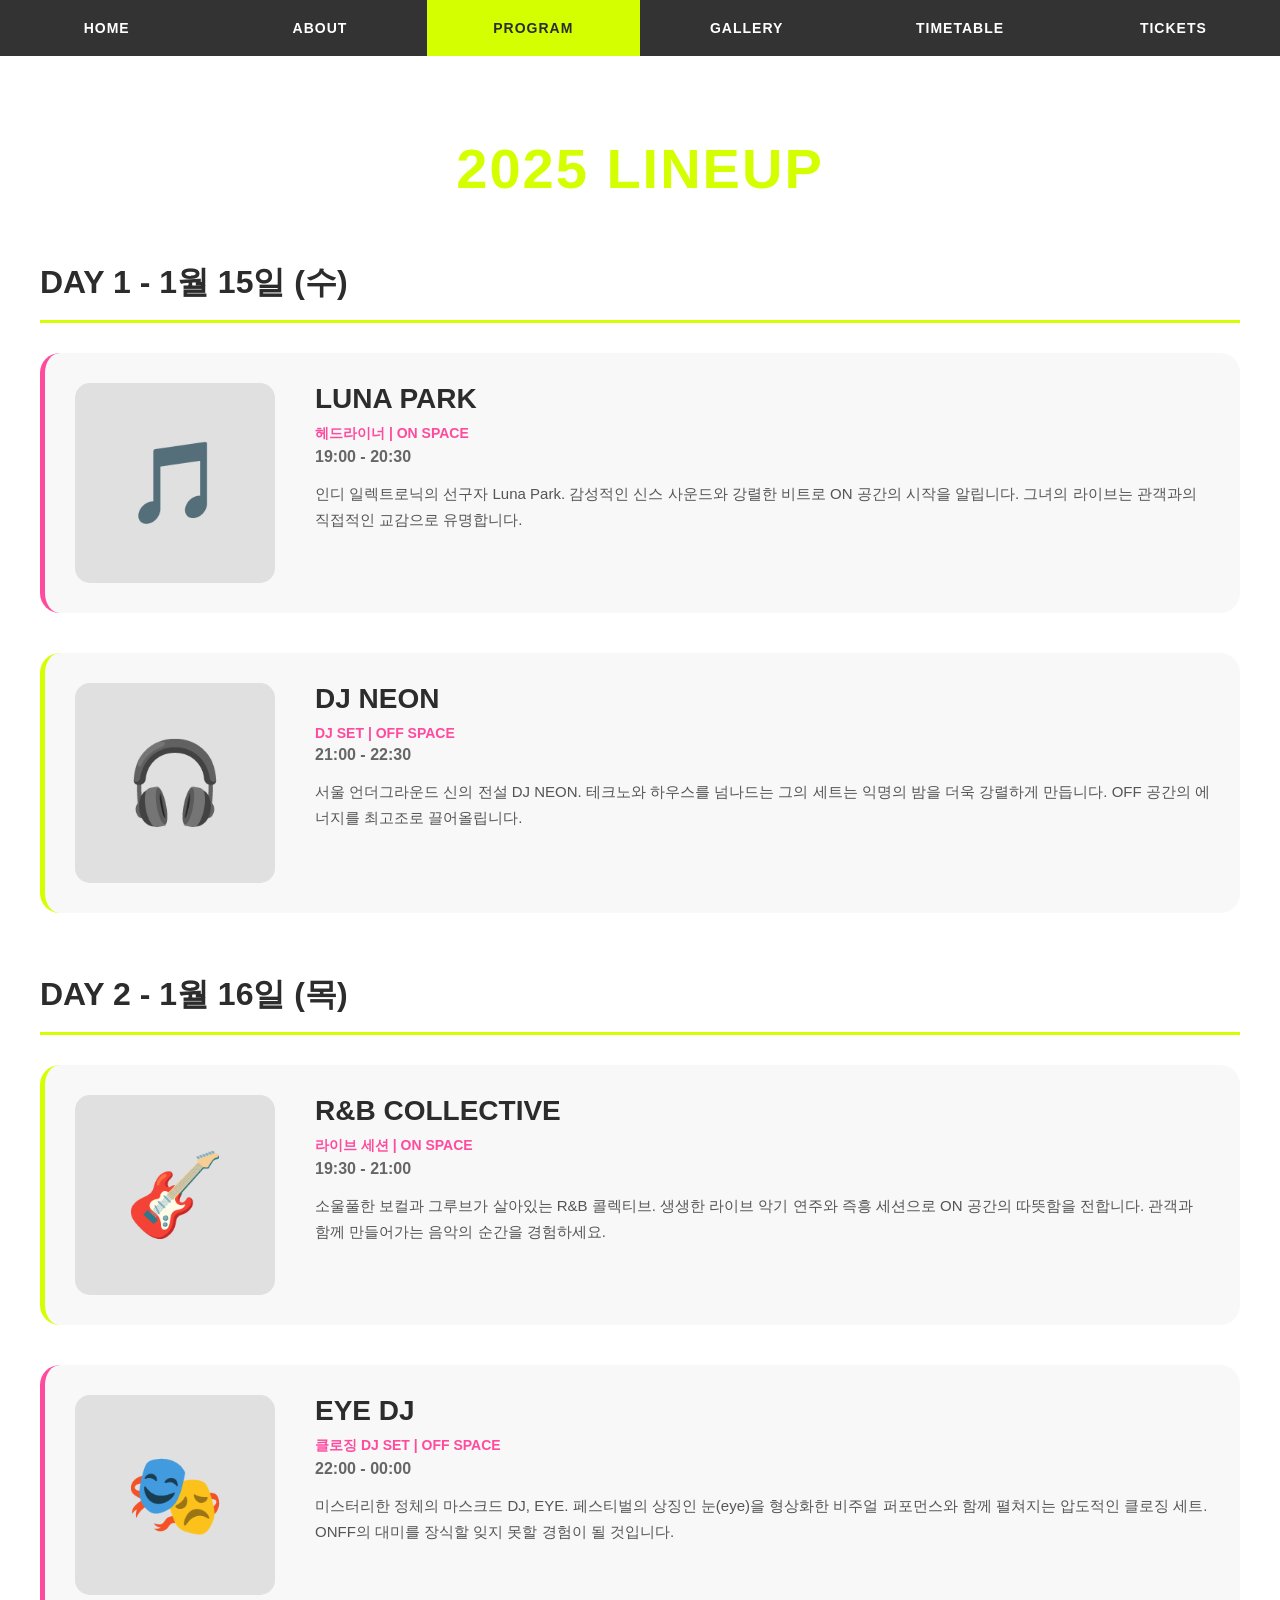
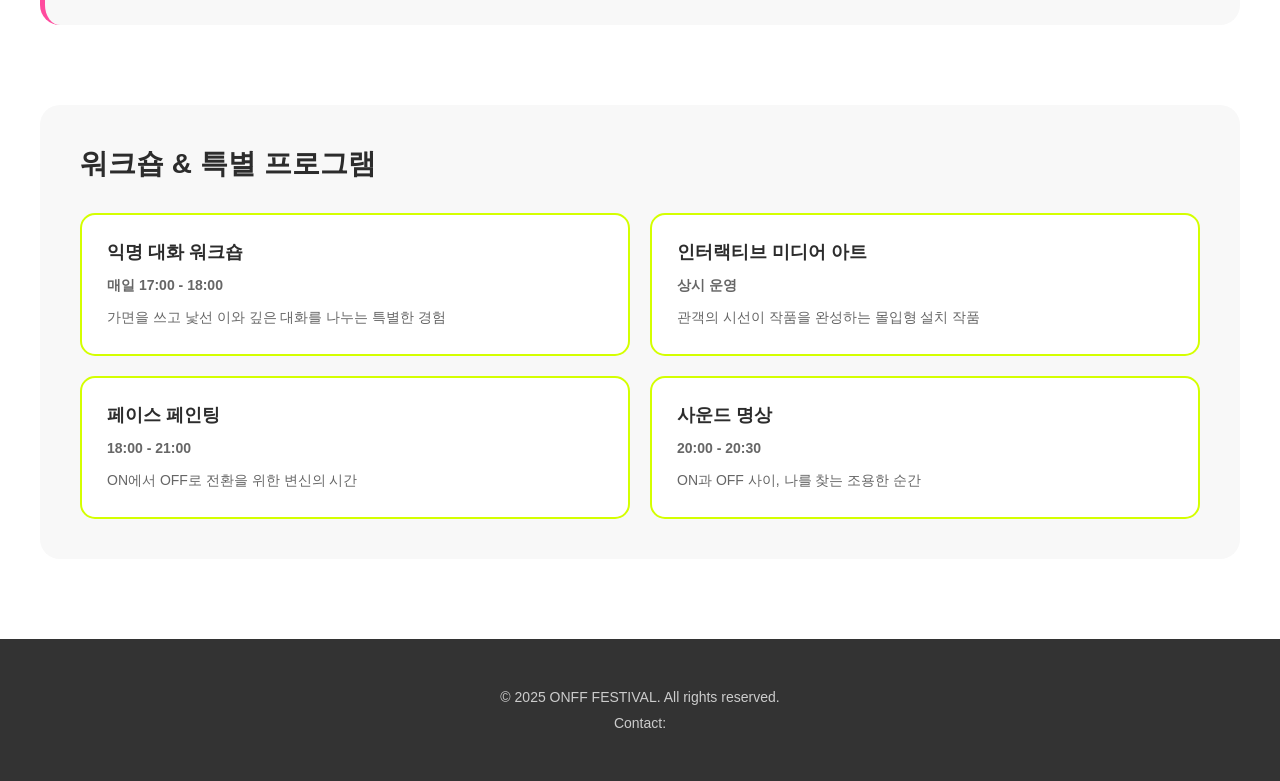
<file: lineup.html>
<!DOCTYPE html>
<html lang="ko">
<head>
    <meta charset="UTF-8">
    <meta name="viewport" content="width=1200, user-scalable=yes">
    <title>LINEUP - 2025 ONFF FESTIVAL</title>
    <link rel="stylesheet" href="styles.css">
</head>
<body>
    <!-- Navigation Bar -->
    <nav class="navbar">
        <div class="nav-container">
            <ul class="nav-menu">
                <li><a href="index.html" class="nav-link">HOME</a></li>
                <li><a href="about.html" class="nav-link">ABOUT</a></li>
                <li><a href="lineup.html" class="nav-link active">PROGRAM</a></li>
                <li><a href="gallery.html" class="nav-link">GALLERY</a></li>
                <li><a href="timetable.html" class="nav-link">TIMETABLE</a></li>
                <li><a href="tickets.html" class="nav-link">TICKETS</a></li>
            </ul>
        </div>
    </nav>

    <!-- Lineup Section -->
    <section class="content-section">
        <div class="content-container">
            <h1 class="page-title">2025 LINEUP</h1>
            
            <div class="lineup-schedule">
                <h2 class="schedule-title">DAY 1 - 1월 15일 (수)</h2>
                
                <div class="artist-detail pink-detail">
                    <div class="artist-image-placeholder">
                        <div class="artist-emoji">🎵</div>
                    </div>
                    <div class="artist-info">
                        <h3 class="artist-name">LUNA PARK</h3>
                        <p class="artist-type">헤드라이너 | ON SPACE</p>
                        <p class="artist-time">19:00 - 20:30</p>
                        <p class="artist-description">
                            인디 일렉트로닉의 선구자 Luna Park. 감성적인 신스 사운드와 강렬한 비트로 
                            ON 공간의 시작을 알립니다. 그녀의 라이브는 관객과의 직접적인 교감으로 유명합니다.
                        </p>
                    </div>
                </div>

                <div class="artist-detail lime-detail">
                    <div class="artist-image-placeholder">
                        <div class="artist-emoji">🎧</div>
                    </div>
                    <div class="artist-info">
                        <h3 class="artist-name">DJ NEON</h3>
                        <p class="artist-type">DJ SET | OFF SPACE</p>
                        <p class="artist-time">21:00 - 22:30</p>
                        <p class="artist-description">
                            서울 언더그라운드 신의 전설 DJ NEON. 테크노와 하우스를 넘나드는 그의 세트는 
                            익명의 밤을 더욱 강렬하게 만듭니다. OFF 공간의 에너지를 최고조로 끌어올립니다.
                        </p>
                    </div>
                </div>

                <h2 class="schedule-title">DAY 2 - 1월 16일 (목)</h2>

                <div class="artist-detail lime-detail">
                    <div class="artist-image-placeholder">
                        <div class="artist-emoji">🎸</div>
                    </div>
                    <div class="artist-info">
                        <h3 class="artist-name">R&B COLLECTIVE</h3>
                        <p class="artist-type">라이브 세션 | ON SPACE</p>
                        <p class="artist-time">19:30 - 21:00</p>
                        <p class="artist-description">
                            소울풀한 보컬과 그루브가 살아있는 R&B 콜렉티브. 
                            생생한 라이브 악기 연주와 즉흥 세션으로 ON 공간의 따뜻함을 전합니다. 
                            관객과 함께 만들어가는 음악의 순간을 경험하세요.
                        </p>
                    </div>
                </div>

                <div class="artist-detail pink-detail">
                    <div class="artist-image-placeholder">
                        <div class="artist-emoji">🎭</div>
                    </div>
                    <div class="artist-info">
                        <h3 class="artist-name">EYE DJ</h3>
                        <p class="artist-type">클로징 DJ SET | OFF SPACE</p>
                        <p class="artist-time">22:00 - 00:00</p>
                        <p class="artist-description">
                            미스터리한 정체의 마스크드 DJ, EYE. 페스티벌의 상징인 눈(eye)을 형상화한 
                            비주얼 퍼포먼스와 함께 펼쳐지는 압도적인 클로징 세트. 
                            ONFF의 대미를 장식할 잊지 못할 경험이 될 것입니다.
                        </p>
                    </div>
                </div>
            </div>

            <div class="workshop-section">
                <h2 class="section-subtitle">워크숍 & 특별 프로그램</h2>
                <div class="workshop-grid">
                    <div class="workshop-card">
                        <h4>익명 대화 워크숍</h4>
                        <p class="workshop-time">매일 17:00 - 18:00</p>
                        <p>가면을 쓰고 낯선 이와 깊은 대화를 나누는 특별한 경험</p>
                    </div>
                    <div class="workshop-card">
                        <h4>인터랙티브 미디어 아트</h4>
                        <p class="workshop-time">상시 운영</p>
                        <p>관객의 시선이 작품을 완성하는 몰입형 설치 작품</p>
                    </div>
                    <div class="workshop-card">
                        <h4>페이스 페인팅</h4>
                        <p class="workshop-time">18:00 - 21:00</p>
                        <p>ON에서 OFF로 전환을 위한 변신의 시간</p>
                    </div>
                    <div class="workshop-card">
                        <h4>사운드 명상</h4>
                        <p class="workshop-time">20:00 - 20:30</p>
                        <p>ON과 OFF 사이, 나를 찾는 조용한 순간</p>
                    </div>
                </div>
            </div>
        </div>
    </section>

    <footer class="footer">
        <div class="footer-content">
            <p>&copy; 2025 ONFF FESTIVAL. All rights reserved.</p>
            <p>Contact: <a href="/cdn-cgi/l/email-protection" class="__cf_email__" data-cfemail="aec7c0c8c1eec1c0c8c883c8cbd
</file>
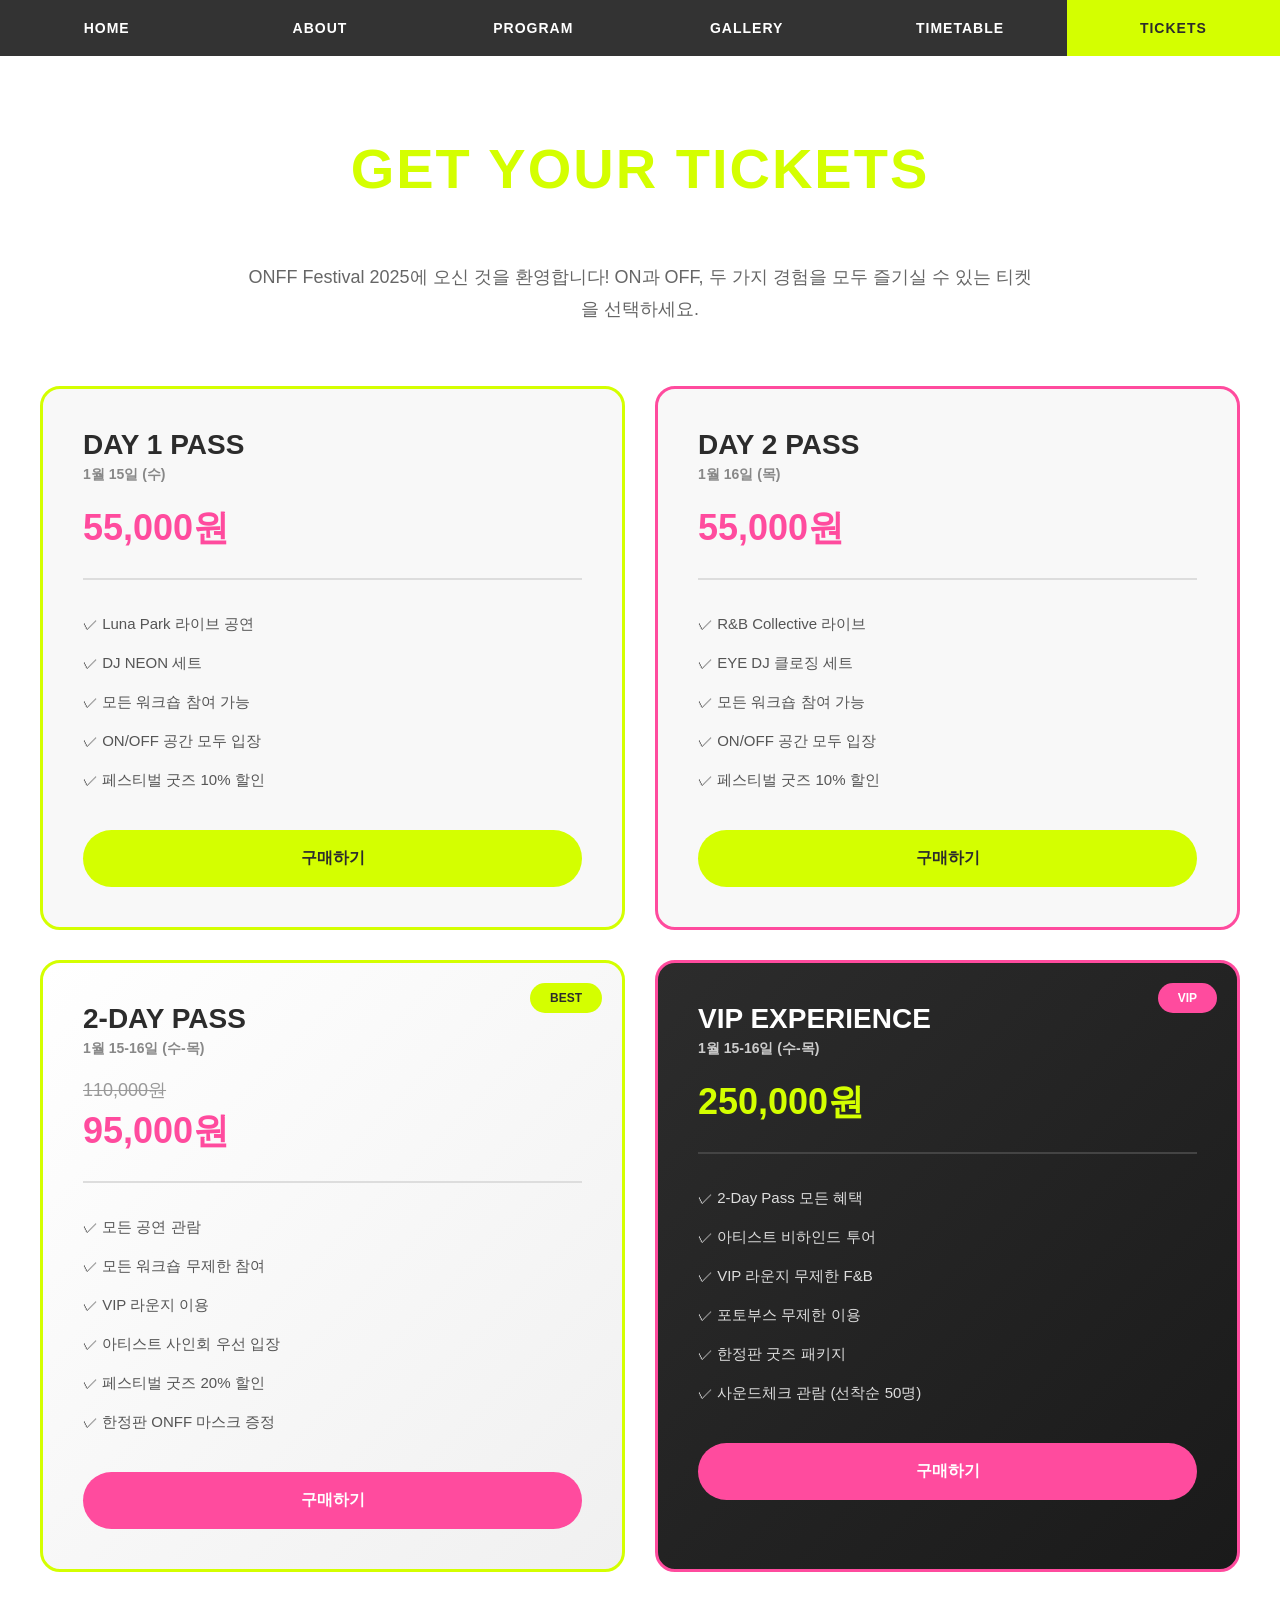
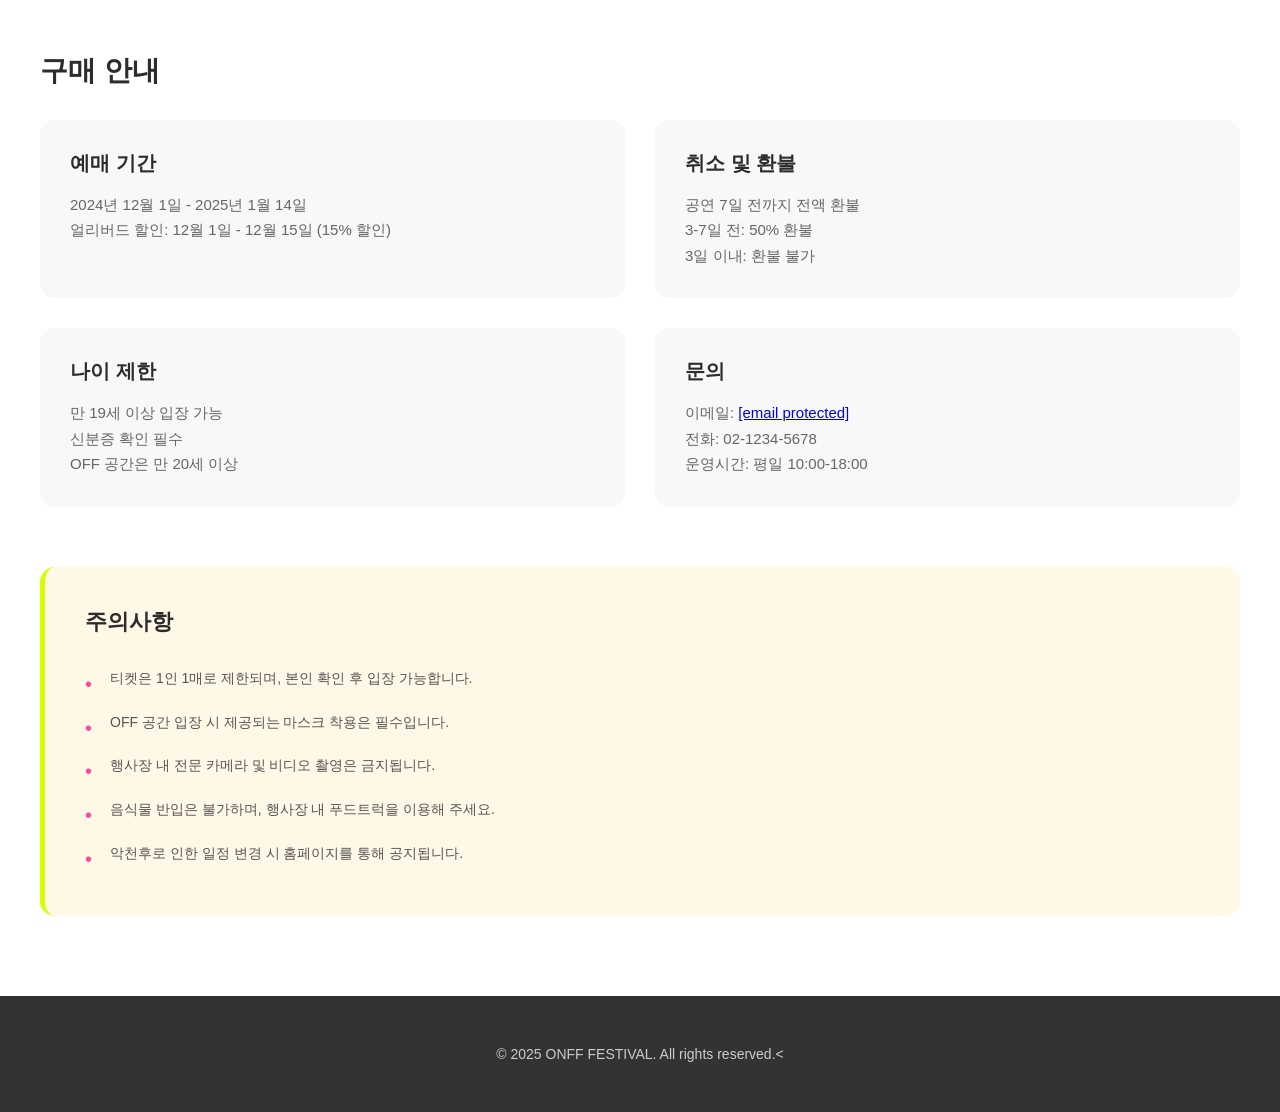
<file: tickets.html>
<!DOCTYPE html>
<html lang="ko">
<head>
    <meta charset="UTF-8">
    <meta name="viewport" content="width=1200, user-scalable=yes">
    <title>TICKETS - 2025 ONFF FESTIVAL</title>
    <link rel="stylesheet" href="styles.css">
</head>
<body>
    <!-- Navigation Bar -->
    <nav class="navbar">
        <div class="nav-container">
            <ul class="nav-menu">
                <li><a href="index.html" class="nav-link">HOME</a></li>
                <li><a href="about.html" class="nav-link">ABOUT</a></li>
                <li><a href="lineup.html" class="nav-link">PROGRAM</a></li>
                <li><a href="gallery.html" class="nav-link">GALLERY</a></li>
                <li><a href="timetable.html" class="nav-link">TIMETABLE</a></li>
                <li><a href="tickets.html" class="nav-link active">TICKETS</a></li>
            </ul>
        </div>
    </nav>
            </ul>
        </div>
    </nav>

    <!-- Tickets Section -->
    <section class="content-section">
        <div class="content-container">
            <h1 class="page-title">GET YOUR TICKETS</h1>
            
            <div class="tickets-intro">
                <p class="intro-text">
                    ONFF Festival 2025에 오신 것을 환영합니다! 
                    ON과 OFF, 두 가지 경험을 모두 즐기실 수 있는 티켓을 선택하세요.
                </p>
            </div>

            <div class="ticket-grid">
                <div class="ticket-card lime-ticket">
                    <div class="ticket-header">
                        <h3 class="ticket-name">DAY 1 PASS</h3>
                        <p class="ticket-date">1월 15일 (수)</p>
                    </div>
                    <div class="ticket-price">
                        <span class="price-amount">55,000원</span>
                    </div>
                    <div class="ticket-details">
                        <ul class="ticket-features">
                            <li>✓ Luna Park 라이브 공연</li>
                            <li>✓ DJ NEON 세트</li>
                            <li>✓ 모든 워크숍 참여 가능</li>
                            <li>✓ ON/OFF 공간 모두 입장</li>
                            <li>✓ 페스티벌 굿즈 10% 할인</li>
                        </ul>
                    </div>
                    <button class="buy-ticket-btn">구매하기</button>
                </div>

                <div class="ticket-card pink-ticket">
                    <div class="ticket-header">
                        <h3 class="ticket-name">DAY 2 PASS</h3>
                        <p class="ticket-date">1월 16일 (목)</p>
                    </div>
                    <div class="ticket-price">
                        <span class="price-amount">55,000원</span>
                    </div>
                    <div class="ticket-details">
                        <ul class="ticket-features">
                            <li>✓ R&B Collective 라이브</li>
                            <li>✓ EYE DJ 클로징 세트</li>
                            <li>✓ 모든 워크숍 참여 가능</li>
                            <li>✓ ON/OFF 공간 모두 입장</li>
                            <li>✓ 페스티벌 굿즈 10% 할인</li>
                        </ul>
                    </div>
                    <button class="buy-ticket-btn">구매하기</button>
                </div>

                <div class="ticket-card premium-ticket">
                    <div class="ticket-badge">BEST</div>
                    <div class="ticket-header">
                        <h3 class="ticket-name">2-DAY PASS</h3>
                        <p class="ticket-date">1월 15-16일 (수-목)</p>
                    </div>
                    <div class="ticket-price">
                        <span class="price-original">110,000원</span>
                        <span class="price-amount">95,000원</span>
                    </div>
                    <div class="ticket-details">
                        <ul class="ticket-features">
                            <li>✓ 모든 공연 관람</li>
                            <li>✓ 모든 워크숍 무제한 참여</li>
                            <li>✓ VIP 라운지 이용</li>
                            <li>✓ 아티스트 사인회 우선 입장</li>
                            <li>✓ 페스티벌 굿즈 20% 할인</li>
                            <li>✓ 한정판 ONFF 마스크 증정</li>
                        </ul>
                    </div>
                    <button class="buy-ticket-btn premium-btn">구매하기</button>
                </div>

                <div class="ticket-card vip-ticket">
                    <div class="ticket-badge vip-badge">VIP</div>
                    <div class="ticket-header">
                        <h3 class="ticket-name">VIP EXPERIENCE</h3>
                        <p class="ticket-date">1월 15-16일 (수-목)</p>
                    </div>
                    <div class="ticket-price">
                        <span class="price-amount">250,000원</span>
                    </div>
                    <div class="ticket-details">
                        <ul class="ticket-features">
                            <li>✓ 2-Day Pass 모든 혜택</li>
                            <li>✓ 아티스트 비하인드 투어</li>
                            <li>✓ VIP 라운지 무제한 F&B</li>
                            <li>✓ 포토부스 무제한 이용</li>
                            <li>✓ 한정판 굿즈 패키지</li>
                            <li>✓ 사운드체크 관람 (선착순 50명)</li>
                        </ul>
                    </div>
                    <button class="buy-ticket-btn vip-btn">구매하기</button>
                </div>
            </div>

            <div class="ticket-info">
                <h2 class="section-subtitle">구매 안내</h2>
                <div class="info-grid">
                    <div class="info-box">
                        <h4>예매 기간</h4>
                        <p>2024년 12월 1일 - 2025년 1월 14일<br>
                        얼리버드 할인: 12월 1일 - 12월 15일 (15% 할인)</p>
                    </div>
                    <div class="info-box">
                        <h4>취소 및 환불</h4>
                        <p>공연 7일 전까지 전액 환불<br>
                        3-7일 전: 50% 환불<br>
                        3일 이내: 환불 불가</p>
                    </div>
                    <div class="info-box">
                        <h4>나이 제한</h4>
                        <p>만 19세 이상 입장 가능<br>
                        신분증 확인 필수<br>
                        OFF 공간은 만 20세 이상</p>
                    </div>
                    <div class="info-box">
                        <h4>문의</h4>
                        <p>이메일: <a href="/cdn-cgi/l/email-protection" class="__cf_email__" data-cfemail="c6b2afa5ada3b2b586a9a8a0a0eba0a3b5b2afb0a7aae8a5a9ab">[email&#160;protected]</a><br>
                        전화: 02-1234-5678<br>
                        운영시간: 평일 10:00-18:00</p>
                    </div>
                </div>
            </div>

            <div class="notice-section">
                <h3>주의사항</h3>
                <ul class="notice-list">
                    <li>티켓은 1인 1매로 제한되며, 본인 확인 후 입장 가능합니다.</li>
                    <li>OFF 공간 입장 시 제공되는 마스크 착용은 필수입니다.</li>
                    <li>행사장 내 전문 카메라 및 비디오 촬영은 금지됩니다.</li>
                    <li>음식물 반입은 불가하며, 행사장 내 푸드트럭을 이용해 주세요.</li>
                    <li>악천후로 인한 일정 변경 시 홈페이지를 통해 공지됩니다.</li>
                </ul>
            </div>
        </div>
    </section>

    <footer class="footer">
        <div class="footer-content">
            <p>&copy; 2025 ONFF FESTIVAL. All rights reserved.<
</file>
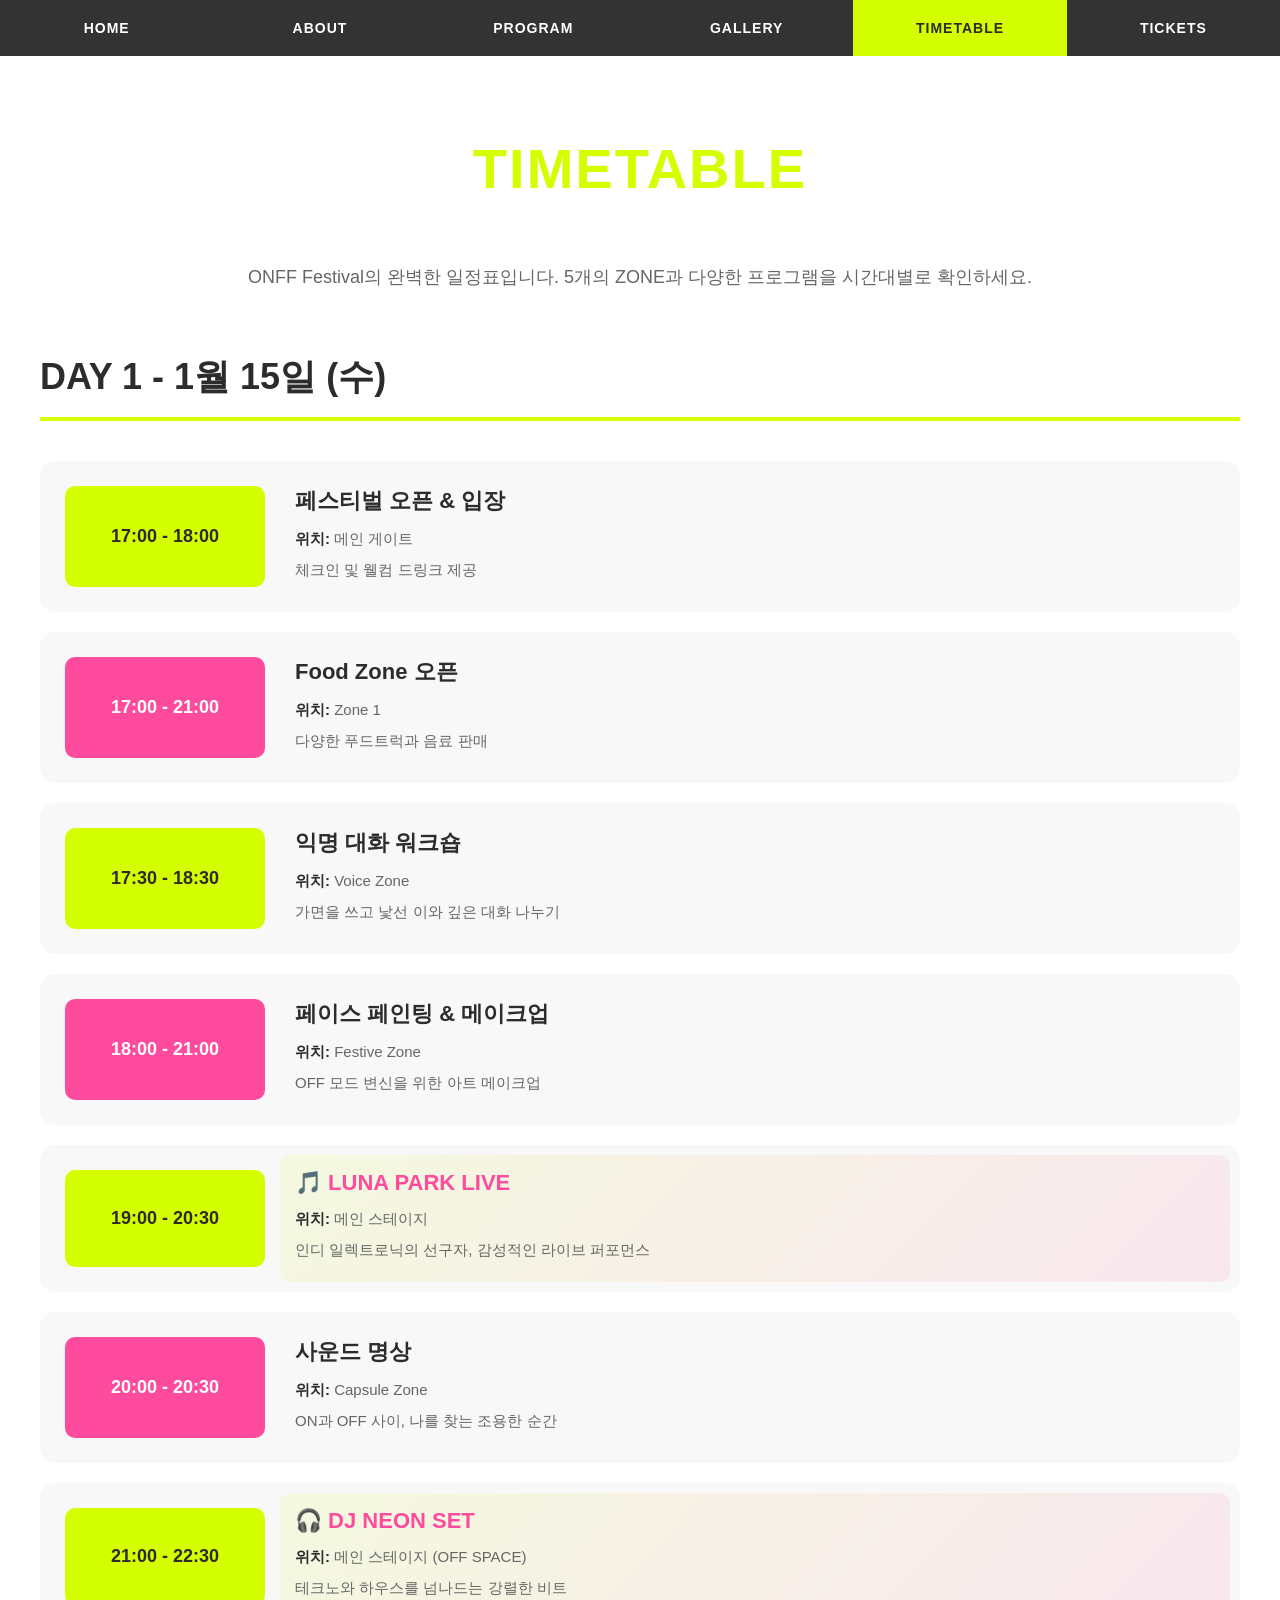
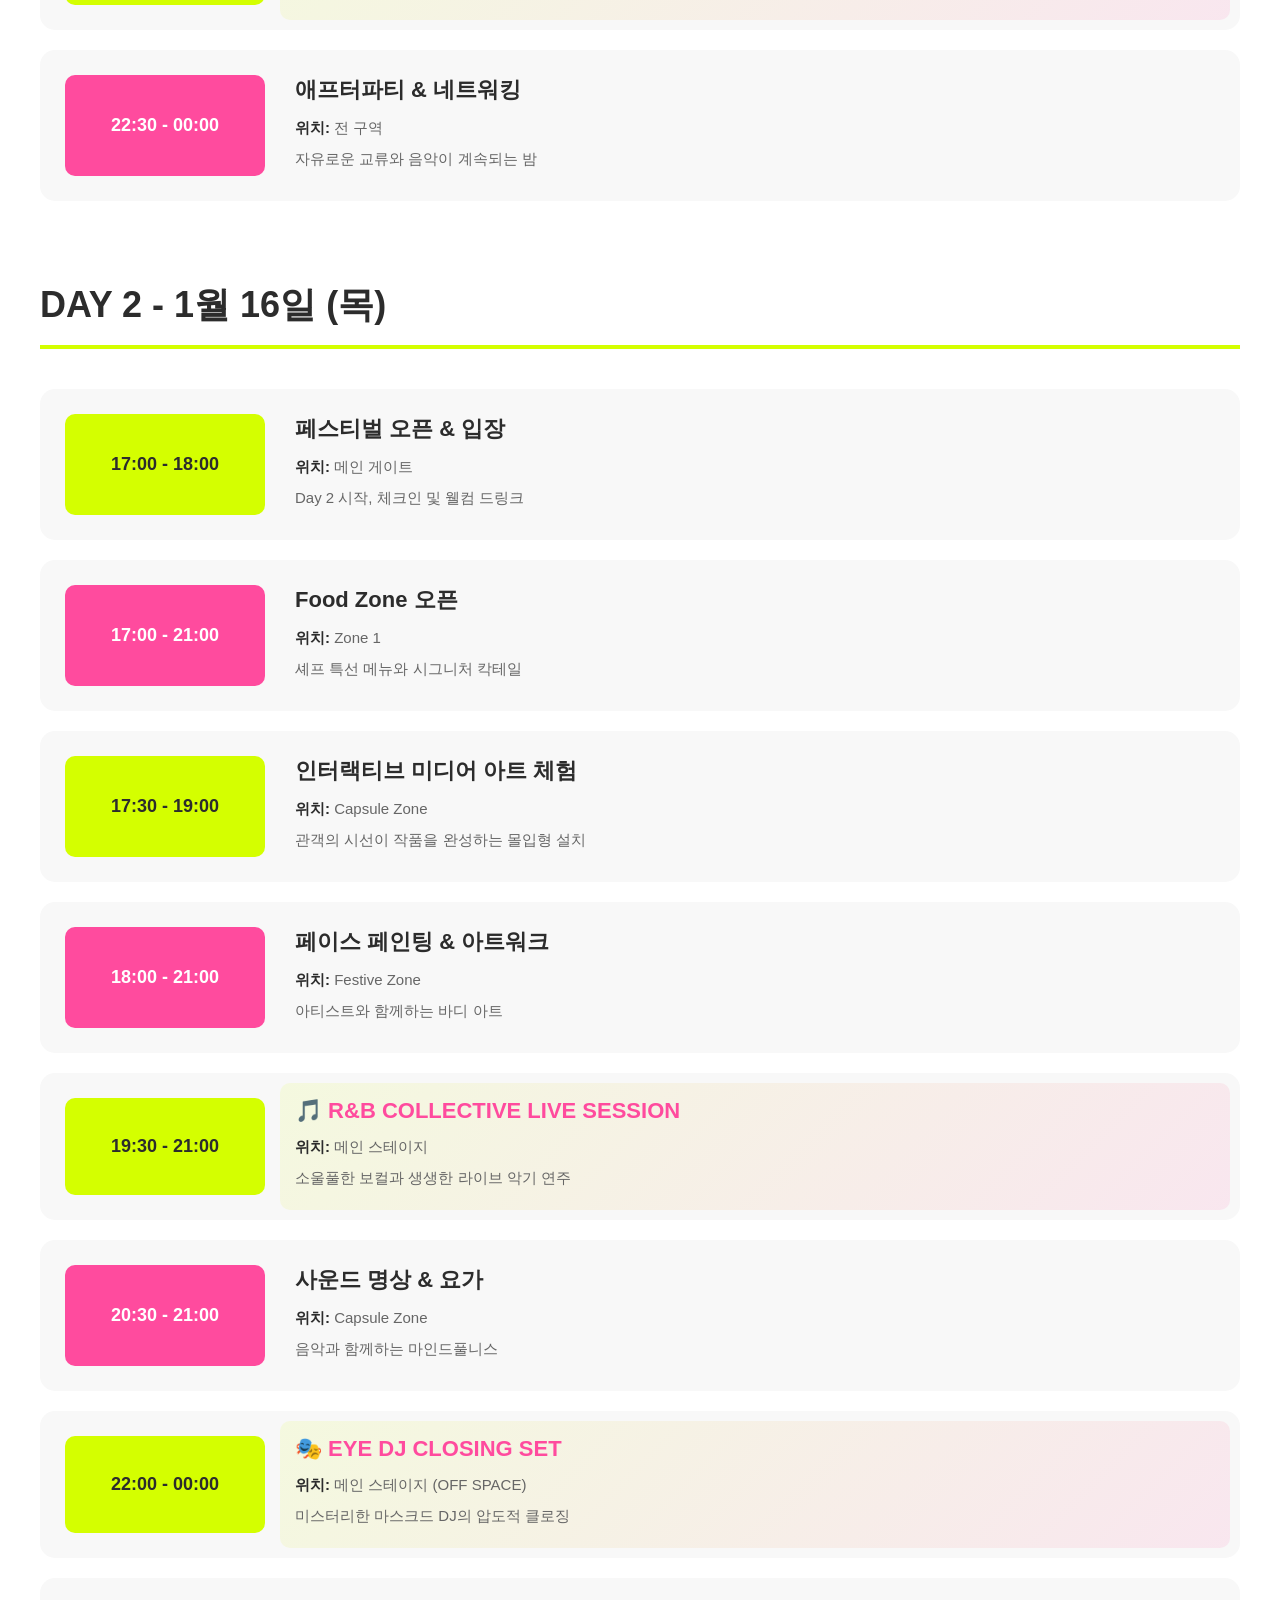
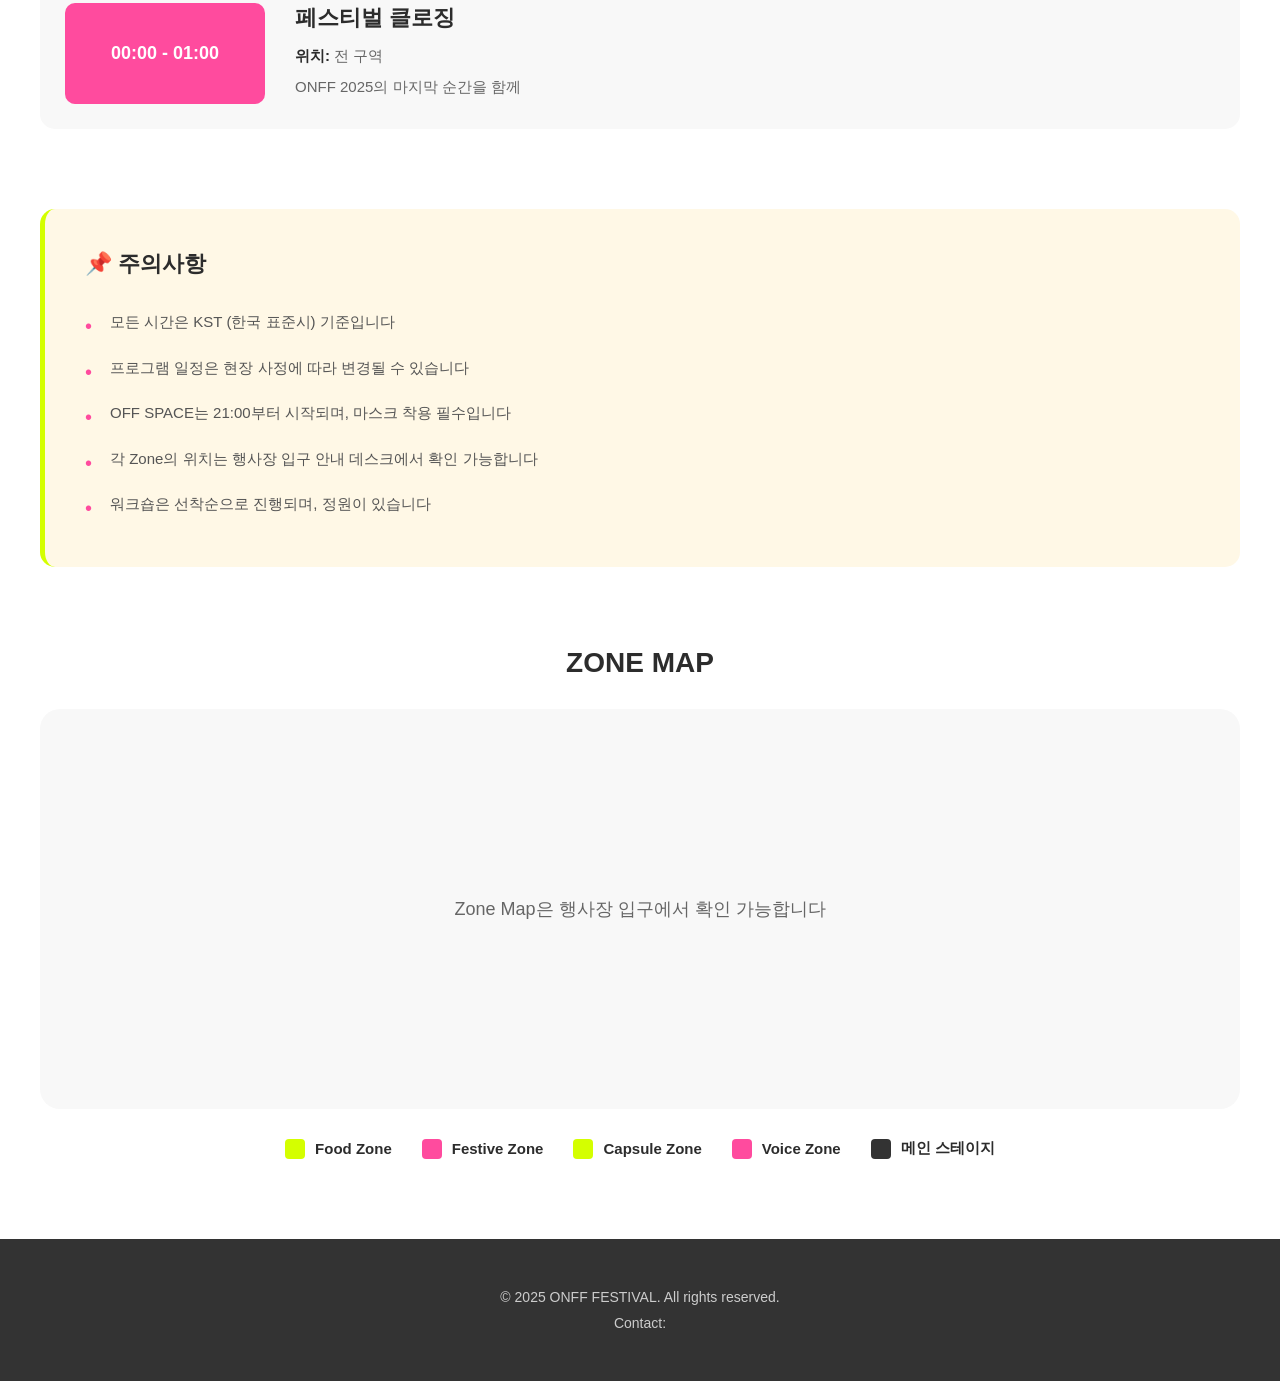
<file: timetable.html>
<!DOCTYPE html>
<html lang="ko">
<head>
    <meta charset="UTF-8">
    <meta name="viewport" content="width=1200, user-scalable=yes">
    <title>TIMETABLE - 2025 ONFF FESTIVAL</title>
    <link rel="stylesheet" href="styles.css">
</head>
<body>
    <!-- Navigation Bar -->
    <nav class="navbar">
        <div class="nav-container">
            <ul class="nav-menu">
                <li><a href="index.html" class="nav-link">HOME</a></li>
                <li><a href="about.html" class="nav-link">ABOUT</a></li>
                <li><a href="lineup.html" class="nav-link">PROGRAM</a></li>
                <li><a href="gallery.html" class="nav-link">GALLERY</a></li>
                <li><a href="timetable.html" class="nav-link active">TIMETABLE</a></li>
                <li><a href="tickets.html" class="nav-link">TICKETS</a></li>
            </ul>
        </div>
    </nav>

    <!-- Timetable Section -->
    <section class="content-section">
        <div class="content-container">
            <h1 class="page-title">TIMETABLE</h1>
            
            <div class="timetable-intro">
                <p class="intro-text">
                    ONFF Festival의 완벽한 일정표입니다. 
                    5개의 ZONE과 다양한 프로그램을 시간대별로 확인하세요.
                </p>
            </div>

            <!-- Day 1 -->
            <div class="timetable-day">
                <h2 class="day-title">DAY 1 - 1월 15일 (수)</h2>
                
                <div class="time-schedule">
                    <div class="time-block">
                        <div class="time-label lime-time">17:00 - 18:00</div>
                        <div class="time-content">
                            <h3>페스티벌 오픈 & 입장</h3>
                            <p><strong>위치:</strong> 메인 게이트</p>
                            <p>체크인 및 웰컴 드링크 제공</p>
                        </div>
                    </div>

                    <div class="time-block">
                        <div class="time-label pink-time">17:00 - 21:00</div>
                        <div class="time-content">
                            <h3>Food Zone 오픈</h3>
                            <p><strong>위치:</strong> Zone 1</p>
                            <p>다양한 푸드트럭과 음료 판매</p>
                        </div>
                    </div>

                    <div class="time-block">
                        <div class="time-label lime-time">17:30 - 18:30</div>
                        <div class="time-content">
                            <h3>익명 대화 워크숍</h3>
                            <p><strong>위치:</strong> Voice Zone</p>
                            <p>가면을 쓰고 낯선 이와 깊은 대화 나누기</p>
                        </div>
                    </div>

                    <div class="time-block">
                        <div class="time-label pink-time">18:00 - 21:00</div>
                        <div class="time-content">
                            <h3>페이스 페인팅 & 메이크업</h3>
                            <p><strong>위치:</strong> Festive Zone</p>
                            <p>OFF 모드 변신을 위한 아트 메이크업</p>
                        </div>
                    </div>

                    <div class="time-block">
                        <div class="time-label lime-time">19:00 - 20:30</div>
                        <div class="time-content highlight-event">
                            <h3>🎵 LUNA PARK LIVE</h3>
                            <p><strong>위치:</strong> 메인 스테이지</p>
                            <p>인디 일렉트로닉의 선구자, 감성적인 라이브 퍼포먼스</p>
                        </div>
                    </div>

                    <div class="time-block">
                        <div class="time-label pink-time">20:00 - 20:30</div>
                        <div class="time-content">
                            <h3>사운드 명상</h3>
                            <p><strong>위치:</strong> Capsule Zone</p>
                            <p>ON과 OFF 사이, 나를 찾는 조용한 순간</p>
                        </div>
                    </div>

                    <div class="time-block">
                        <div class="time-label lime-time">21:00 - 22:30</div>
                        <div class="time-content highlight-event">
                            <h3>🎧 DJ NEON SET</h3>
                            <p><strong>위치:</strong> 메인 스테이지 (OFF SPACE)</p>
                            <p>테크노와 하우스를 넘나드는 강렬한 비트</p>
                        </div>
                    </div>

                    <div class="time-block">
                        <div class="time-label pink-time">22:30 - 00:00</div>
                        <div class="time-content">
                            <h3>애프터파티 & 네트워킹</h3>
                            <p><strong>위치:</strong> 전 구역</p>
                            <p>자유로운 교류와 음악이 계속되는 밤</p>
                        </div>
                    </div>
                </div>
            </div>

            <!-- Day 2 -->
            <div class="timetable-day">
                <h2 class="day-title">DAY 2 - 1월 16일 (목)</h2>
                
                <div class="time-schedule">
                    <div class="time-block">
                        <div class="time-label lime-time">17:00 - 18:00</div>
                        <div class="time-content">
                            <h3>페스티벌 오픈 & 입장</h3>
                            <p><strong>위치:</strong> 메인 게이트</p>
                            <p>Day 2 시작, 체크인 및 웰컴 드링크</p>
                        </div>
                    </div>

                    <div class="time-block">
                        <div class="time-label pink-time">17:00 - 21:00</div>
                        <div class="time-content">
                            <h3>Food Zone 오픈</h3>
                            <p><strong>위치:</strong> Zone 1</p>
                            <p>셰프 특선 메뉴와 시그니처 칵테일</p>
                        </div>
                    </div>

                    <div class="time-block">
                        <div class="time-label lime-time">17:30 - 19:00</div>
                        <div class="time-content">
                            <h3>인터랙티브 미디어 아트 체험</h3>
                            <p><strong>위치:</strong> Capsule Zone</p>
                            <p>관객의 시선이 작품을 완성하는 몰입형 설치</p>
                        </div>
                    </div>

                    <div class="time-block">
                        <div class="time-label pink-time">18:00 - 21:00</div>
                        <div class="time-content">
                            <h3>페이스 페인팅 & 아트워크</h3>
                            <p><strong>위치:</strong> Festive Zone</p>
                            <p>아티스트와 함께하는 바디 아트</p>
                        </div>
                    </div>

                    <div class="time-block">
                        <div class="time-label lime-time">19:30 - 21:00</div>
                        <div class="time-content highlight-event">
                            <h3>🎵 R&B COLLECTIVE LIVE SESSION</h3>
                            <p><strong>위치:</strong> 메인 스테이지</p>
                            <p>소울풀한 보컬과 생생한 라이브 악기 연주</p>
                        </div>
                    </div>

                    <div class="time-block">
                        <div class="time-label pink-time">20:30 - 21:00</div>
                        <div class="time-content">
                            <h3>사운드 명상 & 요가</h3>
                            <p><strong>위치:</strong> Capsule Zone</p>
                            <p>음악과 함께하는 마인드풀니스</p>
                        </div>
                    </div>

                    <div class="time-block">
                        <div class="time-label lime-time">22:00 - 00:00</div>
                        <div class="time-content highlight-event">
                            <h3>🎭 EYE DJ CLOSING SET</h3>
                            <p><strong>위치:</strong> 메인 스테이지 (OFF SPACE)</p>
                            <p>미스터리한 마스크드 DJ의 압도적 클로징</p>
                        </div>
                    </div>

                    <div class="time-block">
                        <div class="time-label pink-time">00:00 - 01:00</div>
                        <div class="time-content">
                            <h3>페스티벌 클로징</h3>
                            <p><strong>위치:</strong> 전 구역</p>
                            <p>ONFF 2025의 마지막 순간을 함께</p>
                        </div>
                    </div>
                </div>
            </div>

            <div class="timetable-notice">
                <h3>📌 주의사항</h3>
                <ul>
                    <li>모든 시간은 KST (한국 표준시) 기준입니다</li>
                    <li>프로그램 일정은 현장 사정에 따라 변경될 수 있습니다</li>
                    <li>OFF SPACE는 21:00부터 시작되며, 마스크 착용 필수입니다</li>
                    <li>각 Zone의 위치는 행사장 입구 안내 데스크에서 확인 가능합니다</li>
                    <li>워크숍은 선착순으로 진행되며, 정원이 있습니다</li>
                </ul>
            </div>

            <div class="zone-map-section">
                <h2 class="section-subtitle">ZONE MAP</h2>
                <div class="zone-map-placeholder">
                    <div class="map-text">
                        <p style="font-size: 18px; color: #666;">Zone Map은 행사장 입구에서 확인 가능합니다</p>
                    </div>
                </div>
                <div class="zone-legend">
                    <div class="legend-item">
                        <span class="legend-color" style="background: #D4FF00;"></span>
                        <span>Food Zone</span>
                    </div>
                    <div class="legend-item">
                        <span class="legend-color" style="background: #FF4B9E;"></span>
                        <span>Festive Zone</span>
                    </div>
                    <div class="legend-item">
                        <span class="legend-color" style="background: #D4FF00;"></span>
                        <span>Capsule Zone</span>
                    </div>
                    <div class="legend-item">
                        <span class="legend-color" style="background: #FF4B9E;"></span>
                        <span>Voice Zone</span>
                    </div>
                    <div class="legend-item">
                        <span class="legend-color" style="background: #333;"></span>
                        <span>메인 스테이지</span>
                    </div>
                </div>
            </div>
        </div>
    </section>

    <footer class="footer">
        <div class="footer-content">
            <p>&copy; 2025 ONFF FESTIVAL. All rights reserved.</p>
            <p>Contact: <a href="/cdn-cgi/l/email-protection" class="__cf_email__" data-cfemail="0c65626a634c63626a6a216a697
</file>
<file: styles.css>
* {
    margin: 0;
    padding: 0;
    box-sizing: border-box;
}

html {
    overflow-x: auto;
    overflow-y: auto;
}

:root {
    --lime-green: #D4FF00;
    --hot-pink: #FF4B9E;
    --dark-bg: #3a3a3a;
    --black: #2c2c2c;
    --white: #ffffff;
    --gray: #f8f8f8;
    --nav-dark: #333333;
}

body {
    font-family: 'Arial', sans-serif;
    background-color: #ebebeb;
    color: var(--black);
}

/* Navigation Bar */
.navbar {
    background-color: var(--nav-dark);
    padding: 0;
    position: sticky;
    top: 0;
    z-index: 1000;
}

.nav-container {
    max-width: 1400px;
    margin: 0 auto;
}

.nav-menu {
    display: flex;
    list-style: none;
    justify-content: center;
    gap: 0;
    flex-wrap: nowrap;
}

.nav-menu li {
    flex: 1;
    text-align: center;
    white-space: nowrap;
}

.nav-link {
    display: block;
    color: var(--white);
    text-decoration: none;
    padding: 20px 30px;
    font-weight: 600;
    font-size: 14px;
    letter-spacing: 1px;
    transition: all 0.3s ease;
    background-color: var(--nav-dark);
}

.nav-link:hover {
    background-color: var(--dark-bg);
}

.nav-link.active {
    background-color: var(--lime-green);
    color: var(--black);
}

/* Hero Section */
.hero {
    background-color: var(--white);
    padding: 80px 40px;
}

/* New Hero Section with Big Illustration */
.hero-new {
    width: 100%;
    min-height: 600px;
    background-color: var(--white);
    position: relative;
    overflow: hidden;
}

.hero-background {
    width: 100%;
    height: 100%;
    display: flex;
    align-items: center;
    justify-content: center;
}

.hero-main-image {
    width: 100%;
    height: auto;
    max-height: 800px;
    object-fit: cover;
    display: block;
}

/* Five Zones Section */
.five-zones {
    background-color: var(--white);
    padding: 80px 40px;
}

.zones-container {
    max-width: 1200px;
    margin: 0 auto;
    text-align: center;
}

.zones-title {
    font-size: 48px;
    font-weight: 900;
    color: var(--black);
    margin-bottom: 15px;
    text-transform: uppercase;
    letter-spacing: 2px;
}

.zones-subtitle {
    font-size: 20px;
    color: #666;
    margin-bottom: 50px;
    font-weight: 600;
}

.zones-grid {
    display: grid;
    grid-template-columns: repeat(5, 1fr);
    gap: 30px;
    align-items: center;
}

.zone-item {
    display: flex;
    flex-direction: column;
    align-items: center;
    gap: 15px;
}

.zone-icon {
    width: 120px;
    height: 120px;
    background-color: var(--lime-green);
    border-radius: 50%;
    display: flex;
    align-items: center;
    justify-content: center;
    padding: 20px;
    transition: transform 0.3s ease;
}

.zone-icon:hover {
    transform: scale(1.1);
}

.zone-icon-emoji {
    width: 120px;
    height: 120px;
    background-color: var(--lime-green);
    border-radius: 50%;
    display: flex;
    align-items: center;
    justify-content: center;
    font-size: 50px;
    transition: transform 0.3s ease;
}

.zone-icon-emoji:hover {
    transform: scale(1.1) rotate(10deg);
}

.zone-img {
    width: 100%;
    height: 100%;
    object-fit: contain;
}

.zone-label {
    font-size: 18px;
    font-weight: 700;
    color: var(--black);
    text-transform: capitalize;
}

.zone-cta {
    display: flex;
    align-items: center;
    justify-content: center;
}

.zone-button {
    background-color: var(--hot-pink);
    color: var(--white);
    padding: 18px 35px;
    border-radius: 50px;
    font-size: 16px;
    font-weight: 800;
    text-transform: uppercase;
    text-decoration: none;
    transition: all 0.3s ease;
    box-shadow: 0 4px 15px rgba(255, 75, 158, 0.3);
}

.zone-button:hover {
    background-color: #ff3388;
    transform: translateY(-3px);
    box-shadow: 0 6px 20px rgba(255, 75, 158, 0.4);
}

.hero-container {
    max-width: 1400px;
    margin: 0 auto;
    display: grid;
    grid-template-columns: 1fr 1fr;
    gap: 60px;
    align-items: start;
}

.hero-content {
    padding-right: 40px;
}

.hero-title {
    font-size: 72px;
    font-weight: 900;
    color: var(--lime-green);
    line-height: 1.1;
    margin-bottom: 30px;
    text-transform: uppercase;
    letter-spacing: -2px;
}

.hero-description {
    font-size: 16px;
    line-height: 1.8;
    color: #888;
    max-width: 500px;
}

.hero-poster {
    display: flex;
    flex-direction: column;
    gap: 20px;
}

.poster-card {
    background-color: var(--hot-pink);
    border-radius: 20px;
    padding: 40px;
    display: flex;
    flex-direction: column;
    align-items: center;
    gap: 20px;
}

.poster-image {
    width: 150px;
    height: 150px;
    display: flex;
    align-items: center;
    justify-content: center;
}

.poster-img {
    width: 100%;
    height: 100%;
    object-fit: contain;
}

.poster-text {
    text-align: center;
    color: var(--white);
}

.poster-date {
    font-size: 16px;
    line-height: 1.6;
    font-weight: 600;
}

.ticket-button {
    background-color: var(--hot-pink);
    color: var(--white);
    border: none;
    padding: 18px 40px;
    border-radius: 50px;
    font-size: 14px;
    font-weight: 700;
    cursor: pointer;
    transition: all 0.3s ease;
    text-transform: uppercase;
    letter-spacing: 0.5px;
    box-shadow: 0 4px 15px rgba(255, 75, 158, 0.3);
}

.ticket-button:hover {
    background-color: #ff3388;
    transform: translateY(-2px);
    box-shadow: 0 6px 20px rgba(255, 75, 158, 0.4);
}

/* Lineup Section */
.lineup {
    background-color: var(--white);
    padding: 60px 40px 100px;
}

.lineup-container {
    max-width: 1400px;
    margin: 0 auto;
}

.lineup-title {
    font-size: 32px;
    font-weight: 900;
    color: var(--black);
    margin-bottom: 40px;
    text-transform: uppercase;
    letter-spacing: 2px;
}

.lineup-grid {
    display: grid;
    grid-template-columns: repeat(4, 1fr);
    gap: 30px;
}

.lineup-card {
    border-radius: 20px;
    padding: 30px 25px;
    display: flex;
    flex-direction: column;
    align-items: center;
    gap: 15px;
    transition: transform 0.3s ease;
    cursor: pointer;
}

.lineup-card:hover {
    transform: translateY(-10px);
}

.lineup-card.pink {
    background-color: var(--hot-pink);
}

.lineup-card.lime {
    background-color: var(--lime-green);
}

.card-icon {
    width: 100px;
    height: 100px;
    display: flex;
    align-items: center;
    justify-content: center;
    overflow: hidden;
}

.card-icon-text {
    width: 100px;
    height: 100px;
    display: flex;
    align-items: center;
    justify-content: center;
    font-size: 50px;
}

.lineup-img {
    width: 100%;
    height: 100%;
    object-fit: contain;
}

.card-label {
    font-size: 18px;
    font-weight: 700;
    text-transform: capitalize;
}

.lineup-card.pink .card-label {
    color: var(--white);
}

.lineup-card.lime .card-label {
    color: var(--black);
}

/* Responsive Design - DISABLED for consistent layout across all devices */
/* 
@media (max-width: 1024px) {
    .hero-container {
        grid-template-columns: 1fr;
        gap: 40px;
    }
    
    .hero-content {
        padding-right: 0;
    }
    
    .lineup-grid {
        grid-template-columns: repeat(2, 1fr);
    }

    .zones-grid {
        grid-template-columns: repeat(3, 1fr);
        gap: 40px 20px;
    }

    .zone-cta {
        grid-column: 1 / -1;
    }

    .ticket-grid {
        grid-template-columns: repeat(2, 1fr);
    }

    .gallery-grid {
        grid-template-columns: repeat(2, 1fr);
    }
}

@media (max-width: 768px) {
    .nav-menu {
        flex-wrap: wrap;
    }
    
    .nav-link {
        padding: 15px 15px;
        font-size: 11px;
    }
    
    .hero-title {
        font-size: 48px;
    }

    .hero-main-image {
        max-height: 400px;
    }

    .zones-title {
        font-size: 36px;
    }

    .zones-subtitle {
        font-size: 16px;
    }

    .zones-grid {
        grid-template-columns: repeat(2, 1fr);
        gap: 30px;
    }

    .zone-icon {
        width: 100px;
        height: 100px;
    }

    .zone-cta {
        grid-column: 1 / -1;
    }
    
    .lineup-grid {
        grid-template-columns: 1fr;
    }

    .ticket-grid {
        grid-template-columns: 1fr;
    }

    .gallery-grid {
        grid-template-columns: 1fr;
    }

    .info-grid {
        grid-template-columns: 1fr;
    }
}

@media (max-width: 480px) {
    .hero {
        padding: 40px 20px;
    }
    
    .lineup {
        padding: 40px 20px;
    }
    
    .hero-title {
        font-size: 36px;
    }

    .hero-main-image {
        max-height: 300px;
    }

    .five-zones {
        padding: 40px 20px;
    }

    .zones-title {
        font-size: 28px;
    }

    .zones-grid {
        grid-template-columns: 1fr;
    }

    .zone-icon {
        width: 80px;
        height: 80px;
    }

    .content-section {
        padding: 40px 20px;
    }
}
*/

/* Fixed layout for all screen sizes */
body {
    min-width: 1200px;
}

.content-container,
.hero-container,
.lineup-container,
.zones-container {
    min-width: 1200px;
}

/* Content Pages Styles */
.content-section {
    background-color: var(--white);
    padding: 80px 40px;
    min-height: calc(100vh - 200px);
}

.content-container {
    max-width: 1200px;
    margin: 0 auto;
}

.page-title {
    font-size: 56px;
    font-weight: 900;
    color: var(--lime-green);
    text-align: center;
    margin-bottom: 60px;
    text-transform: uppercase;
    letter-spacing: 2px;
}

/* About Page */
.about-content {
    display: flex;
    flex-direction: column;
    gap: 30px;
}

.about-box {
    background-color: #f8f8f8;
    padding: 40px;
    border-radius: 20px;
}

.about-box.pink-box {
    background-color: var(--hot-pink);
    color: var(--white);
}

.about-box.lime-box {
    background-color: var(--lime-green);
    color: var(--black);
}

.section-subtitle {
    font-size: 28px;
    font-weight: 800;
    margin-bottom: 20px;
    text-transform: uppercase;
}

.section-text {
    font-size: 16px;
    line-height: 1.8;
}

.about-vision {
    margin-top: 40px;
    text-align: center;
    padding: 60px 40px;
    background: linear-gradient(135deg, var(--lime-green), var(--hot-pink));
    border-radius: 20px;
    color: var(--white);
}

/* Lineup Page */
.lineup-schedule {
    margin-top: 40px;
}

.schedule-title {
    font-size: 32px;
    font-weight: 800;
    color: var(--black);
    margin: 60px 0 30px 0;
    padding-bottom: 15px;
    border-bottom: 3px solid var(--lime-green);
}

.artist-detail {
    display: grid;
    grid-template-columns: 200px 1fr;
    gap: 40px;
    margin-bottom: 40px;
    padding: 30px;
    border-radius: 20px;
    background-color: #f8f8f8;
}

.artist-detail.pink-detail {
    border-left: 5px solid var(--hot-pink);
}

.artist-detail.lime-detail {
    border-left: 5px solid var(--lime-green);
}

.artist-image-placeholder {
    width: 200px;
    height: 200px;
    background-color: #e0e0e0;
    border-radius: 15px;
    display: flex;
    align-items: center;
    justify-content: center;
    overflow: hidden;
}

.artist-emoji {
    font-size: 80px;
}

.artist-img {
    width: 100%;
    height: 100%;
    object-fit: cover;
}

.artist-name {
    font-size: 28px;
    font-weight: 900;
    color: var(--black);
    margin-bottom: 10px;
}

.artist-type {
    font-size: 14px;
    font-weight: 700;
    color: var(--hot-pink);
    margin-bottom: 5px;
    text-transform: uppercase;
}

.artist-time {
    font-size: 16px;
    font-weight: 600;
    color: #666;
    margin-bottom: 15px;
}

.artist-description {
    font-size: 15px;
    line-height: 1.7;
    color: #555;
}

.workshop-section {
    margin-top: 80px;
    padding: 40px;
    background-color: #f8f8f8;
    border-radius: 20px;
}

.workshop-grid {
    display: grid;
    grid-template-columns: repeat(2, 1fr);
    gap: 20px;
    margin-top: 30px;
}

.workshop-card {
    background-color: var(--white);
    padding: 25px;
    border-radius: 15px;
    border: 2px solid var(--lime-green);
}

.workshop-card h4 {
    font-size: 18px;
    font-weight: 800;
    color: var(--black);
    margin-bottom: 10px;
}

.workshop-time {
    font-size: 14px;
    color: var(--hot-pink);
    font-weight: 600;
    margin-bottom: 10px;
}

.workshop-card p {
    font-size: 14px;
    line-height: 1.6;
    color: #666;
}

/* Tickets Page */
.tickets-intro {
    text-align: center;
    margin-bottom: 60px;
}

.intro-text {
    font-size: 18px;
    line-height: 1.8;
    color: #666;
    max-width: 800px;
    margin: 0 auto;
}

.ticket-grid {
    display: grid;
    grid-template-columns: repeat(2, 1fr);
    gap: 30px;
    margin-bottom: 60px;
}

.ticket-card {
    background-color: #f8f8f8;
    border-radius: 20px;
    padding: 40px;
    position: relative;
    transition: transform 0.3s ease, box-shadow 0.3s ease;
}

.ticket-card:hover {
    transform: translateY(-10px);
    box-shadow: 0 10px 30px rgba(0,0,0,0.1);
}

.ticket-card.lime-ticket {
    border: 3px solid var(--lime-green);
}

.ticket-card.pink-ticket {
    border: 3px solid var(--hot-pink);
}

.ticket-card.premium-ticket {
    background: linear-gradient(135deg, #fff, #f0f0f0);
    border: 3px solid var(--lime-green);
}

.ticket-card.vip-ticket {
    background: linear-gradient(135deg, #2c2c2c, #1a1a1a);
    color: var(--white);
    border: 3px solid var(--hot-pink);
}

.ticket-badge {
    position: absolute;
    top: 20px;
    right: 20px;
    background-color: var(--lime-green);
    color: var(--black);
    padding: 8px 20px;
    border-radius: 20px;
    font-weight: 800;
    font-size: 12px;
}

.ticket-badge.vip-badge {
    background-color: var(--hot-pink);
    color: var(--white);
}

.ticket-header {
    margin-bottom: 20px;
}

.ticket-name {
    font-size: 28px;
    font-weight: 900;
    margin-bottom: 5px;
}

.ticket-date {
    font-size: 14px;
    color: #888;
    font-weight: 600;
}

.vip-ticket .ticket-date {
    color: #ccc;
}

.ticket-price {
    margin-bottom: 25px;
    padding-bottom: 25px;
    border-bottom: 2px solid #ddd;
}

.vip-ticket .ticket-price {
    border-bottom: 2px solid #444;
}

.price-original {
    display: block;
    font-size: 18px;
    color: #999;
    text-decoration: line-through;
    margin-bottom: 5px;
}

.price-amount {
    font-size: 36px;
    font-weight: 900;
    color: var(--hot-pink);
}

.vip-ticket .price-amount {
    color: var(--lime-green);
}

.ticket-features {
    list-style: none;
    padding: 0;
    margin-bottom: 30px;
}

.ticket-features li {
    padding: 10px 0;
    font-size: 15px;
    color: #555;
}

.vip-ticket .ticket-features li {
    color: #ddd;
}

.buy-ticket-btn {
    width: 100%;
    padding: 18px;
    background-color: var(--lime-green);
    color: var(--black);
    border: none;
    border-radius: 50px;
    font-size: 16px;
    font-weight: 800;
    cursor: pointer;
    transition: all 0.3s ease;
    text-transform: uppercase;
}

.buy-ticket-btn:hover {
    background-color: #b8e600;
    transform: scale(1.05);
}

.buy-ticket-btn.premium-btn {
    background-color: var(--hot-pink);
    color: var(--white);
}

.buy-ticket-btn.premium-btn:hover {
    background-color: #ff3388;
}

.buy-ticket-btn.vip-btn {
    background-color: var(--hot-pink);
    color: var(--white);
}

.buy-ticket-btn.vip-btn:hover {
    background-color: var(--lime-green);
    color: var(--black);
}

.ticket-info {
    margin-top: 80px;
}

.info-grid {
    display: grid;
    grid-template-columns: repeat(2, 1fr);
    gap: 30px;
    margin-top: 30px;
}

.info-box {
    background-color: #f8f8f8;
    padding: 30px;
    border-radius: 15px;
}

.info-box h4 {
    font-size: 20px;
    font-weight: 800;
    color: var(--black);
    margin-bottom: 15px;
}

.info-box p {
    font-size: 15px;
    line-height: 1.7;
    color: #666;
}

.notice-section {
    margin-top: 60px;
    background-color: #fff8e6;
    padding: 40px;
    border-radius: 15px;
    border-left: 5px solid var(--lime-green);
}

.notice-section h3 {
    font-size: 22px;
    font-weight: 800;
    color: var(--black);
    margin-bottom: 20px;
}

.notice-list {
    list-style: none;
    padding: 0;
}

.notice-list li {
    padding: 10px 0;
    padding-left: 25px;
    position: relative;
    font-size: 14px;
    line-height: 1.7;
    color: #555;
}

.notice-list li:before {
    content: "•";
    position: absolute;
    left: 0;
    color: var(--hot-pink);
    font-size: 20px;
}

/* Gallery Page */
.gallery-intro {
    text-align: center;
    margin-bottom: 60px;
}

.gallery-section-title {
    margin: 60px 0 30px 0;
}

.gallery-section-title h2 {
    font-size: 32px;
    font-weight: 900;
    color: var(--black);
    text-align: center;
    padding-bottom: 15px;
    border-bottom: 3px solid var(--lime-green);
}

.gallery-grid {
    display: grid;
    grid-template-columns: repeat(4, 1fr);
    gap: 20px;
    margin-bottom: 60px;
}

.gallery-item {
    position: relative;
    border-radius: 15px;
    overflow: hidden;
    aspect-ratio: 1;
}

.gallery-item.pink-bg {
    background-color: var(--hot-pink);
}

.gallery-item.lime-bg {
    background-color: var(--lime-green);
}

.gallery-placeholder {
    width: 100%;
    height: 100%;
    position: relative;
    display: flex;
    align-items: center;
    justify-content: center;
    background-color: #e0e0e0;
}

.gallery-placeholder.gray-bg {
    background-color: #f0f0f0;
}

.gallery-text {
    color: var(--white);
    font-size: 20px;
    font-weight: 800;
    text-align: center;
    line-height: 1.5;
    padding: 20px;
}

.gallery-text-dark {
    color: var(--black);
    font-size: 20px;
    font-weight: 800;
    text-align: center;
    line-height: 1.5;
    padding: 20px;
}

.gallery-img {
    width: 100%;
    height: 100%;
    object-fit: cover;
}

.gallery-overlay {
    position: absolute;
    bottom: 0;
    left: 0;
    right: 0;
    background: linear-gradient(transparent, rgba(0,0,0,0.8));
    padding: 20px;
    opacity: 0;
    transition: opacity 0.3s ease;
}

.gallery-item:hover .gallery-overlay {
    opacity: 1;
}

.gallery-caption {
    color: var(--white);
    font-size: 14px;
    font-weight: 600;
    text-align: center;
}

.video-section {
    margin: 80px 0;
    text-align: center;
}

.video-placeholder {
    background-color: #f8f8f8;
    border-radius: 20px;
    padding: 80px 40px;
    margin-top: 30px;
    border: 3px dashed #ddd;
}

.video-text {
    font-size: 18px;
    line-height: 1.8;
    color: #666;
}

.social-section {
    margin-top: 80px;
    text-align: center;
    padding: 60px 40px;
    background: linear-gradient(135deg, var(--lime-green), var(--hot-pink));
    border-radius: 20px;
    color: var(--white);
}

.social-text {
    font-size: 18px;
    line-height: 1.8;
    margin: 30px 0;
}

.social-links {
    display: flex;
    gap: 20px;
    justify-content: center;
    margin-top: 30px;
}

.social-btn {
    padding: 15px 40px;
    background-color: var(--white);
    color: var(--black);
    text-decoration: none;
    border-radius: 50px;
    font-weight: 800;
    font-size: 16px;
    transition: all 0.3s ease;
}

.social-btn:hover {
    background-color: var(--black);
    color: var(--white);
    transform: scale(1.05);
}

/* Footer */
.footer {
    background-color: var(--nav-dark);
    color: var(--white);
    padding: 40px 20px;
    text-align: center;
}

.footer-content {
    max-width: 1200px;
    margin: 0 auto;
}

.footer-content p {
    margin: 10px 0;
    font-size: 14px;
    color: #ccc;
}

/* Timetable Page */
.timetable-intro {
    text-align: center;
    margin-bottom: 60px;
}

.timetable-day {
    margin-bottom: 80px;
}

.day-title {
    font-size: 36px;
    font-weight: 900;
    color: var(--black);
    margin-bottom: 40px;
    padding-bottom: 15px;
    border-bottom: 4px solid var(--lime-green);
}

.time-schedule {
    display: flex;
    flex-direction: column;
    gap: 20px;
}

.time-block {
    display: grid;
    grid-template-columns: 200px 1fr;
    gap: 30px;
    background-color: #f8f8f8;
    padding: 25px;
    border-radius: 15px;
    transition: transform 0.3s ease;
}

.time-block:hover {
    transform: translateX(10px);
}

.time-label {
    font-size: 18px;
    font-weight: 800;
    padding: 15px 20px;
    border-radius: 10px;
    text-align: center;
    display: flex;
    align-items: center;
    justify-content: center;
}

.lime-time {
    background-color: var(--lime-green);
    color: var(--black);
}

.pink-time {
    background-color: var(--hot-pink);
    color: var(--white);
}

.time-content h3 {
    font-size: 22px;
    font-weight: 800;
    color: var(--black);
    margin-bottom: 10px;
}

.time-content p {
    font-size: 15px;
    line-height: 1.7;
    color: #666;
    margin: 5px 0;
}

.time-content strong {
    color: var(--black);
}

.highlight-event {
    background: linear-gradient(135deg, rgba(212, 255, 0, 0.1), rgba(255, 75, 158, 0.1));
    padding: 15px;
    border-radius: 10px;
    margin: -15px;
}

.highlight-event h3 {
    color: var(--hot-pink);
}

.timetable-notice {
    background-color: #fff8e6;
    padding: 40px;
    border-radius: 15px;
    border-left: 5px solid var(--lime-green);
    margin-top: 60px;
}

.timetable-notice h3 {
    font-size: 22px;
    font-weight: 800;
    color: var(--black);
    margin-bottom: 20px;
}

.timetable-notice ul {
    list-style: none;
    padding: 0;
}

.timetable-notice li {
    padding: 10px 0;
    padding-left: 25px;
    position: relative;
    font-size: 15px;
    line-height: 1.7;
    color: #555;
}

.timetable-notice li:before {
    content: "•";
    position: absolute;
    left: 0;
    color: var(--hot-pink);
    font-size: 20px;
}

.zone-map-section {
    margin-top: 80px;
    text-align: center;
}

.zone-map-placeholder {
    background-color: #f8f8f8;
    padding: 40px;
    border-radius: 20px;
    margin: 30px 0;
    min-height: 400px;
    display: flex;
    align-items: center;
    justify-content: center;
}

.zone-map-img {
    width: 100%;
    max-width: 800px;
    height: auto;
}

.zone-legend {
    display: flex;
    justify-content: center;
    gap: 30px;
    flex-wrap: wrap;
    margin-top: 20px;
}

.legend-item {
    display: flex;
    align-items: center;
    gap: 10px;
    font-size: 15px;
    font-weight: 600;
}

.legend-color {
    width: 20px;
    height: 20px;
    border-radius: 4px;
    display: inline-block;
}

/* Responsive for Timetable - DISABLED */
/*
@media (max-width: 768px) {
    .time-block {
        grid-template-columns: 1fr;
        gap: 15px;
    }

    .time-label {
        font-size: 16px;
        padding: 12px 15px;
    }

    .day-title {
        font-size: 28px;
    }

    .zone-legend {
        gap: 15px;
    }

    .legend-item {
        font-size: 13px;
    }
}
*/
</file>
